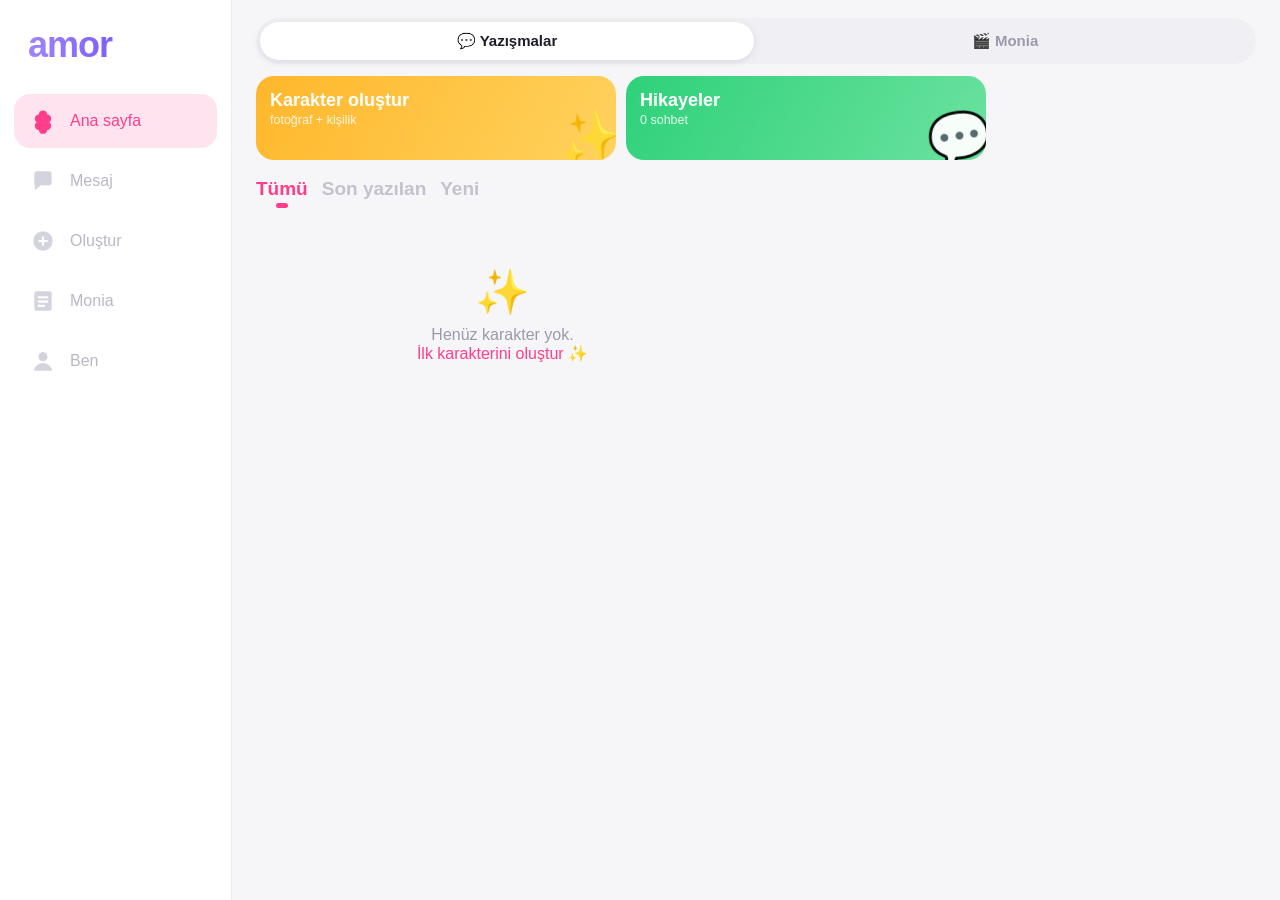
<file: index.html>
<!doctype html>
<html lang="tr">
<head>
  <meta charset="utf-8">
  <meta name="viewport" content="width=device-width, initial-scale=1, viewport-fit=cover">
  <script>
    // Telefonda arayüz %85 ölçekte (Amor'daki gibi): sayfa daha geniş çizilip ekrana sığdırılır.
    // Ölçek sabit: dokunurken / yazı kutusuna odaklanınca iOS yakınlaştırmasın.
    (function () {
      var UI_SCALE = 0.85, sw = Math.min(screen.width, screen.height);
      if (sw >= 600) return;
      var w = Math.round(sw / UI_SCALE), s = (sw / w).toFixed(4);
      document.querySelector('meta[name=viewport]').setAttribute('content',
        'width=' + w + ', initial-scale=' + s + ', minimum-scale=' + s + ', maximum-scale=' + s + ', user-scalable=no, viewport-fit=cover');
    })();
  </script>
  <meta name="theme-color" content="#7b5cff">
  <meta name="apple-mobile-web-app-capable" content="yes">
  <meta name="apple-mobile-web-app-status-bar-style" content="default">
  <meta name="description" content="Amor Stories - kendi karakterlerinle mesajlaşma şeklinde hikaye yaz.">
  <title>Amor Stories</title>
  <meta name="mobile-web-app-capable" content="yes">
  <meta name="apple-mobile-web-app-title" content="Amor Stories">
  <link rel="manifest" href="manifest.json">
  <link rel="icon" type="image/png" href="icons/icon-192.png">
  <link rel="apple-touch-icon" href="icons/apple-touch-icon.png">
  <link rel="preconnect" href="https://fonts.googleapis.com">
  <link rel="preconnect" href="https://fonts.gstatic.com" crossorigin>
  <link href="https://fonts.googleapis.com/css2?family=Nunito:wght@900&display=swap" rel="stylesheet">
  <link rel="stylesheet" href="css/style.css">
  <link rel="stylesheet" href="css/stories.css">
</head>
<body>
  <div class="app" id="app">
    <div class="splash" id="splash">
      <div class="logo">amor</div>
      <div class="splash-sub">kendi hikayeni yaz</div>
    </div>

    <main id="view"></main>

    <nav class="nav" id="nav">
      <a class="nav-brand" href="#/home" aria-label="Amor Stories">am<span>o</span>r</a>
      <a href="#/home" data-tab="home">
        <svg viewBox="0 0 24 24"><path d="M12 3c2.2 0 3.6 1.6 3.6 3.4 1.8 0 3.4 1.4 3.4 3.6 0 1.4-.8 2.4-1.7 3 .9.6 1.7 1.6 1.7 3 0 2.2-1.6 3.6-3.4 3.6 0 1.8-1.4 3.4-3.6 3.4s-3.6-1.6-3.6-3.4C6.6 19.6 5 18.2 5 16c0-1.4.8-2.4 1.7-3C5.8 12.4 5 11.4 5 10c0-2.2 1.6-3.6 3.4-3.6C8.4 4.6 9.8 3 12 3z"/></svg>
        <span>Ana sayfa</span>
      </a>
      <a href="#/messages" data-tab="messages">
        <svg viewBox="0 0 24 24"><path d="M4 5.5A2.5 2.5 0 0 1 6.5 3h11A2.5 2.5 0 0 1 20 5.5v8a2.5 2.5 0 0 1-2.5 2.5H10l-4.2 3.6c-.5.4-1.3.1-1.3-.6V16A2.5 2.5 0 0 1 4 13.5z"/></svg>
        <span>Mesaj</span>
      </a>
      <a href="#/create" data-tab="create">
        <svg viewBox="0 0 24 24"><path d="M12 3a9 9 0 1 1 0 18 9 9 0 0 1 0-18zm0 4.5c-.6 0-1 .4-1 1V11H8.5a1 1 0 0 0 0 2H11v2.5a1 1 0 0 0 2 0V13h2.5a1 1 0 0 0 0-2H13V8.5c0-.6-.4-1-1-1z"/></svg>
        <span>Oluştur</span>
      </a>
      <a href="#/monia" data-tab="monia">
        <svg viewBox="0 0 24 24"><path fill-rule="evenodd" d="M6 3h12a2 2 0 0 1 2 2v14a2 2 0 0 1-2 2H6a2 2 0 0 1-2-2V5a2 2 0 0 1 2-2zm2 4.5a1 1 0 0 0 0 2h8a1 1 0 0 0 0-2zm0 4a1 1 0 0 0 0 2h8a1 1 0 0 0 0-2zm0 4a1 1 0 0 0 0 2h5a1 1 0 0 0 0-2z"/></svg>
        <span>Monia</span>
      </a>
      <a href="#/me" data-tab="me">
        <svg viewBox="0 0 24 24"><circle cx="12" cy="8" r="4.2"/><path d="M3.8 20.2c.9-4 4.2-6.2 8.2-6.2s7.3 2.2 8.2 6.2c.1.5-.3.8-.8.8H4.6c-.5 0-.9-.3-.8-.8z"/></svg>
        <span>Ben</span>
      </a>
    </nav>

    <div class="toasts" id="toasts"></div>
  </div>

  <script src="js/store.js"></script>
  <script src="js/data/traits.js"></script>
  <script src="js/data/amor-pools.js"></script>
  <script src="js/data/pools.js"></script>
  <script src="js/data/photos.js"></script>
  <script src="js/data/mod-photos.js"></script>
  <script src="js/data/mods.js"></script>
  <script src="js/data/themes.js"></script>
  <script src="js/data/places.js"></script>
  <script src="js/data/monia.js"></script>
  <script src="js/data/effects.js"></script>
  <script src="js/data/emojis.js"></script>
  <script src="js/data/bot-rules.js"></script>
  <script src="js/bot.js"></script>
  <script src="js/gallery.js"></script>
  <script src="js/data/system.js"></script>
  <script src="js/app.js"></script>
</body>
</html>
</file>
<file: css/style.css>
/* ==========================================================
   Amor - mobil öncelikli arayüz
   ========================================================== */
:root {
  --pink: #ff3d8b;
  --pink-soft: #ffe4ef;
  --purple: #7b5cff;
  --purple-2: #a66bff;
  --purple-soft: #efeaff;
  --green: #2fd6a0;
  --teal: #19c3b0;
  --bg: #f6f6f8;
  --card: #ffffff;
  --text: #1d1d28;
  --muted: #9a9aab;
  --line: #ececf2;
  --chip: #f0f0f4;
  --radius: 18px;
  --nav-h: 64px;
  --safe-b: env(safe-area-inset-bottom, 0px);
  --safe-t: env(safe-area-inset-top, 0px);
  --chat-bg: linear-gradient(180deg, #3b1d63 0%, #241444 45%, #160d2c 100%);
  --side: 0px;       /* sol menü genişliği (telefonda yok) */
  --content: 1160px; /* geniş sayfalarda içerik genişliği */
  --narrow: 760px;   /* okuma sayfalarında içerik genişliği */
}

* { box-sizing: border-box; -webkit-tap-highlight-color: transparent; }
html, body { margin: 0; padding: 0; touch-action: manipulation; }
body {
  font-family: -apple-system, BlinkMacSystemFont, 'SF Pro Text', 'PingFang SC', 'Segoe UI', Roboto, 'Helvetica Neue', Arial, sans-serif;
  background: var(--bg);
  color: var(--text);
  -webkit-font-smoothing: antialiased;
  overscroll-behavior-y: none;
}
button, input, textarea { font: inherit; color: inherit; }
button { cursor: pointer; border: 0; background: none; padding: 0; }
a { color: inherit; text-decoration: none; }
[hidden] { display: none !important; }

.app {
  position: relative;
  min-height: 100vh;
  min-height: 100dvh;
  padding-left: var(--side);
  background: var(--bg);
  overflow-x: hidden;
  overflow-x: clip; /* hidden yapışkan (sticky) üst kısmı bozar; destekleyen tarayıcıda clip */
}
#view { padding-bottom: calc(var(--nav-h) + var(--safe-b) + 12px); }
.no-nav #view { padding-bottom: 0; }

/* ---------- Açılış ---------- */
.splash {
  position: fixed; inset: 0; z-index: 100;
  display: flex; flex-direction: column; align-items: center; justify-content: center;
  background: #fff;
  transition: opacity .5s ease, visibility .5s;
}
.splash.hide { opacity: 0; visibility: hidden; }
.logo {
  font-family: 'Nunito', sans-serif; font-size: 64px; font-weight: 900; letter-spacing: -2px;
  background: linear-gradient(90deg, #a78bfa, #7b5cff 50%, #c86bff);
  -webkit-background-clip: text; background-clip: text; color: transparent;
  animation: pop .7s cubic-bezier(.2, 1.4, .4, 1);
}
.splash-sub { margin-top: 4px; color: var(--muted); font-weight: 500; font-size: 14px; }
@keyframes pop { from { transform: scale(.6); opacity: 0; } to { transform: scale(1); opacity: 1; } }

/* ---------- Alt menü ---------- */
.nav {
  position: fixed; bottom: 0; left: 0; right: 0; z-index: 20;
  height: calc(var(--nav-h) + var(--safe-b)); padding-bottom: var(--safe-b);
  display: flex; background: rgba(255, 255, 255, .96);
  backdrop-filter: blur(12px); -webkit-backdrop-filter: blur(12px);
  border-top: 1px solid var(--line);
}
.no-nav .nav { display: none; }
.nav .nav-brand { display: none; }
.nav a {
  position: relative; flex: 1;
  display: flex; flex-direction: column; align-items: center; justify-content: center; gap: 2px;
  font-size: 12px; font-weight: 500; color: #b9b9c6;
}
.nav svg { width: 28px; height: 28px; fill: #d4d4de; transition: transform .2s; }
.nav a.active { color: var(--pink); }
.nav a.active svg { fill: var(--pink); transform: scale(1.08); }
.badge-count {
  position: absolute; top: 6px; left: calc(50% + 6px);
  min-width: 20px; height: 20px; padding: 0 6px; border-radius: 10px;
  background: #ff2d55; color: #fff; font-size: 11px; font-weight: 600;
  display: flex; align-items: center; justify-content: center; border: 2px solid #fff;
}

/* ---------- Ortak parçalar ---------- */
.page-pad { padding: calc(14px + var(--safe-t)) 16px 0; }
.h-title { font-size: 26px; font-weight: 700; margin: 6px 0 12px; }

.ava {
  position: relative; flex: none; border-radius: 50%;
  display: flex; align-items: center; justify-content: center;
  color: #fff; font-weight: 700; text-shadow: 0 2px 6px rgba(0, 0, 0, .18);
  overflow: visible;
}
.ava img { width: 100%; height: 100%; border-radius: 50%; object-fit: cover; }
.ava .deco { position: absolute; right: -2px; top: -4px; font-size: .32em; text-shadow: none; }
.ava .dot {
  position: absolute; right: 4%; bottom: 4%; width: 22%; height: 22%; min-width: 10px; min-height: 10px;
  border-radius: 50%; background: var(--green); border: 2.5px solid #fff;
}
.ava .dot.off { background: #c7c7d1; }

.chips { display: flex; flex-wrap: wrap; gap: 6px; }
.chip {
  display: inline-flex; align-items: center; gap: 3px;
  padding: 2px 9px; border-radius: 999px;
  background: var(--chip); color: #8a8a99; font-size: 12px; font-weight: 500; white-space: nowrap;
}
.chip.sex { background: var(--pink); color: #fff; }
.chip.loc { background: var(--teal); color: #fff; }
.chip.zod { background: linear-gradient(90deg, #c86bff, #ff5fb0); color: #fff; }
.chip.lv { background: linear-gradient(90deg, #ff6fa8, #ff3d8b); color: #fff; }
.chip.mood { color: #fff; }
.verified { font-size: 15px; margin-left: 4px; }

.tabs {
  display: flex; align-items: center; gap: 20px;
  overflow-x: auto; scrollbar-width: none; padding: 4px 0 10px;
}
.tabs::-webkit-scrollbar { display: none; }
.tabs button {
  position: relative; font-size: 19px; font-weight: 600; color: #c3c3cf; white-space: nowrap; padding-bottom: 8px;
}
.tabs button.active { color: var(--pink); }
.tabs button.active::after {
  content: ''; position: absolute; left: 50%; bottom: 0; transform: translateX(-50%);
  width: 12px; height: 5px; border-radius: 3px; background: var(--pink);
}
.tabs.dark button.active { color: var(--text); }
.tabs.dark button.active::after { width: 22px; background: var(--text); }

.empty { text-align: center; color: var(--muted); padding: 48px 20px; font-weight: 400; }
.empty .big { font-size: 44px; display: block; margin-bottom: 8px; }

.btn {
  display: inline-flex; align-items: center; justify-content: center; gap: 8px;
  height: 48px; padding: 0 22px; border-radius: 999px;
  font-weight: 600; font-size: 16px;
  transition: transform .12s, opacity .12s;
}
.btn:active { transform: scale(.97); }
.btn.primary { background: var(--purple); color: #fff; }
.btn.pink { background: var(--pink); color: #fff; }
.btn.ghost { background: var(--chip); color: var(--text); }
.btn.block { width: 100%; }
.btn.sm { height: 36px; padding: 0 16px; font-size: 14px; }

.card { background: var(--card); border-radius: var(--radius); padding: 16px; }

/* ---------- Ana sayfa ---------- */
.banners { display: grid; grid-template-columns: 1fr 1fr; gap: 10px; margin-bottom: 14px; }
.banner {
  position: relative; overflow: hidden; border-radius: 18px; padding: 14px 14px 16px; min-height: 84px;
  color: #fff; text-align: left;
}
.banner b { display: block; font-size: 18px; font-weight: 700; line-height: 1.15; }
.banner small { display: block; opacity: .85; font-weight: 500; margin-top: 2px; font-size: 12.5px; }
.banner .art { position: absolute; right: -6px; bottom: -10px; font-size: 52px; opacity: .95; transform: rotate(-8deg); }
.banner.gold { background: linear-gradient(120deg, #ffb72b, #ffd25e); }
.banner.green { background: linear-gradient(120deg, #2fd17a, #6be29f); }

.list { display: flex; flex-direction: column; }
.row {
  display: flex; align-items: center; gap: 14px; padding: 12px 0; text-align: left; width: 100%;
}
.row .info { flex: 1; min-width: 0; }
.row .name { font-size: 19px; font-weight: 600; display: flex; align-items: center; gap: 2px; }
.row .bio {
  margin-top: 6px; color: #8b8b99; font-size: 15px; line-height: 1.3;
  display: -webkit-box; -webkit-line-clamp: 2; -webkit-box-orient: vertical; overflow: hidden;
}
.row .chips { margin-top: 5px; }
.hi-btn {
  flex: none; width: 64px; height: 44px; border-radius: 22px;
  display: flex; align-items: center; justify-content: center;
  font-weight: 700; font-style: italic; font-size: 20px;
}
.hi-btn.hi { background: var(--pink-soft); color: var(--pink); }
.hi-btn.msg { background: var(--purple-soft); color: var(--purple); }
.hi-btn svg { width: 26px; height: 26px; fill: var(--purple); }

/* ---------- Mesajlar ---------- */
.msg-row { display: flex; align-items: center; gap: 12px; padding: 12px 16px; width: 100%; text-align: left; }
.msg-row:active { background: #f0eef6; }
.msg-row .info { flex: 1; min-width: 0; }
.msg-row .top { display: flex; justify-content: space-between; align-items: baseline; gap: 8px; }
.msg-row .name { font-size: 18px; font-weight: 600; }
.msg-row .time { color: var(--muted); font-size: 13px; font-weight: 400; flex: none; }
.msg-row .last { color: #8b8b99; font-size: 15px; margin-top: 3px; white-space: nowrap; overflow: hidden; text-overflow: ellipsis; }
.msg-row .last.typing { color: var(--purple); font-weight: 500; }
.msg-row .bottom { display: flex; justify-content: space-between; align-items: center; gap: 8px; }
.ava .unread {
  position: absolute; top: -2px; right: -2px; min-width: 22px; height: 22px; padding: 0 6px; border-radius: 11px;
  background: #ff2d55; color: #fff; font-size: 12px; font-weight: 600;
  display: flex; align-items: center; justify-content: center; border: 2px solid #fff; text-shadow: none;
}
.notice {
  margin: 4px 0 6px; padding: 12px 16px; background: #ffe9f0; color: var(--pink); font-weight: 500; font-size: 14px;
}

/* ---------- Profil ---------- */
.cover { position: relative; height: 340px; overflow: hidden; }
.cover img { width: 100%; height: 100%; object-fit: cover; object-position: center 25%; display: block; cursor: zoom-in; }
.cover .cover-bg { display: none; }
.cover::after { content: ''; position: absolute; inset: 0; pointer-events: none; background: linear-gradient(180deg, rgba(0,0,0,.25), rgba(0,0,0,0) 30%, rgba(246,246,248,0) 65%, var(--bg) 100%); }
.round-btn {
  position: absolute; top: calc(14px + var(--safe-t)); z-index: 3;
  width: 44px; height: 44px; border-radius: 50%;
  background: rgba(0, 0, 0, .25); display: flex; align-items: center; justify-content: center;
  backdrop-filter: blur(6px); -webkit-backdrop-filter: blur(6px);
}
.round-btn svg { width: 22px; height: 22px; stroke: #fff; fill: none; stroke-width: 2.4; stroke-linecap: round; stroke-linejoin: round; }
.round-btn.left { left: 16px; }
.round-btn.right { right: 16px; }

.pcard {
  position: relative; margin: -110px 16px 0; z-index: 2;
  background: rgba(255, 255, 255, .92); backdrop-filter: blur(10px); -webkit-backdrop-filter: blur(10px);
  border-radius: 20px; padding: 64px 18px 16px;
}
.pcard .ava { position: absolute; top: -48px; left: 18px; border: 4px solid #fff; box-shadow: 0 6px 20px rgba(0,0,0,.12); }
.pcard .pname { display: flex; align-items: center; gap: 8px; flex-wrap: wrap; font-size: 24px; font-weight: 700; }
.online-pill { font-size: 13px; font-weight: 600; color: #19b884; background: #e2fbf1; border-radius: 999px; padding: 3px 10px; }
.online-pill.off { color: #8a8a99; background: var(--chip); }
.pcard .pbio { color: var(--muted); font-weight: 400; margin: 4px 0 10px; }
.stats { display: flex; margin-top: 14px; }
.stats div { flex: 1; position: relative; }
.stats div + div::before { content: ''; position: absolute; left: -10px; top: 12px; height: 16px; width: 1px; background: #ddd; }
.stats b { display: block; font-size: 20px; font-weight: 700; }
.stats span { color: var(--muted); font-size: 13px; font-weight: 400; }

.mood-strip {
  margin: 12px 16px 0; display: flex; align-items: center; gap: 12px;
  background: #fff; border-radius: 18px; padding: 12px 14px; width: calc(100% - 32px); text-align: left;
}
.mood-strip .em { font-size: 30px; }
.mood-strip .txt { flex: 1; }
.mood-strip b { display: block; font-weight: 700; }
.mood-strip small { color: var(--muted); font-weight: 400; }

.sheet-body { margin-top: 12px; background: #fff; border-radius: 22px 22px 0 0; padding: 18px 16px 120px; min-height: 50vh; }
.sec-title { font-weight: 700; font-size: 18px; margin: 16px 0 10px; }
.verify { display: grid; grid-template-columns: 1fr 1fr; gap: 8px; }
.verify div { border-radius: 12px; padding: 12px; font-weight: 600; font-size: 13.5px; display: flex; gap: 6px; align-items: center; }
.verify .v1 { background: #fff0fa; color: #e04fc9; }
.verify .v2 { background: #e9fbef; color: #21b35d; }
.info-row { display: flex; align-items: center; gap: 10px; padding: 7px 0; font-size: 16px; }
.info-row span { color: var(--muted); font-weight: 400; min-width: 92px; }
.info-row b { font-weight: 500; }
.trait { margin: 8px 0; }
.trait .t-top { display: flex; justify-content: space-between; font-size: 14px; font-weight: 500; color: #6c6c7c; }
.bar { height: 8px; border-radius: 4px; background: var(--chip); overflow: hidden; margin-top: 4px; }
.bar i { display: block; height: 100%; border-radius: 4px; background: linear-gradient(90deg, var(--purple-2), var(--pink)); }

.album { display: grid; grid-template-columns: repeat(3, 1fr); gap: 6px; }
.album div { aspect-ratio: 3 / 4; border-radius: 12px; overflow: hidden; }
.album img, .p-img img { width: 100%; height: 100%; object-fit: cover; display: block; cursor: zoom-in; }
.post { padding: 12px 0; border-bottom: 1px solid var(--line); }
.post .p-head { display: flex; gap: 10px; align-items: center; }
.post .p-head b { display: block; font-weight: 600; }
.post .p-head small { color: var(--muted); font-weight: 400; }
.post p { margin: 10px 0; font-size: 15.5px; line-height: 1.4; }
.post .p-img { aspect-ratio: 4 / 5; width: 62%; border-radius: 14px; overflow: hidden; }
.chip.arch { background: linear-gradient(90deg, #7b5cff, #a66bff); color: #fff; }

/* ---------- Fotoğraf görüntüleyici ---------- */
.lightbox {
  position: fixed; inset: 0; z-index: 80; background: rgba(10, 6, 20, .94);
  display: flex; align-items: center; justify-content: center; animation: toastIn .2s ease-out;
}
.lightbox img { max-width: 100%; max-height: 100%; object-fit: contain; }
.lb-close, .lb-nav {
  position: absolute; width: 44px; height: 44px; border-radius: 50%;
  background: rgba(255, 255, 255, .14); color: #fff; font-size: 22px; font-weight: 600;
  display: flex; align-items: center; justify-content: center;
}
.lb-close { top: calc(14px + var(--safe-t)); right: 14px; }
.lb-nav { top: 50%; transform: translateY(-50%); font-size: 30px; }
.lb-nav.prev { left: 10px; }
.lb-nav.next { right: 10px; }
.lb-count { position: absolute; bottom: calc(18px + var(--safe-b)); left: 50%; transform: translateX(-50%); color: #fff; font-weight: 600; font-size: 14px; opacity: .8; }

/* ---------- Karakter oluştur ---------- */
.create { padding-bottom: 8px; }
.dice-all { background: var(--purple-soft); color: var(--purple); font-size: 14px; padding: 6px 12px; }
.dice-btn { width: 36px; height: 36px; border-radius: 50%; background: var(--chip); font-size: 18px; }
.sets { display: flex; gap: 10px; overflow-x: auto; padding: 12px 2px 4px; scrollbar-width: none; scroll-snap-type: x proximity; }
.sets::-webkit-scrollbar { display: none; }
.set { flex: none; width: 78px; text-align: center; scroll-snap-align: center; }
.set img {
  width: 78px; height: 104px; object-fit: cover; border-radius: 14px; display: block;
  border: 3px solid transparent; transition: transform .15s, border-color .15s;
}
.set span { display: block; font-size: 11px; font-weight: 600; color: var(--muted); margin-top: 4px; }
.set.used img { opacity: .45; }
.set.on img { border-color: var(--purple); transform: scale(1.04); opacity: 1; }
.set.on span { color: var(--purple); }
.presets button.on { background: var(--purple); color: #fff; }
.preview { margin: 0 16px; background: #fff; border-radius: 20px; overflow: hidden; }
.pv-photo { position: relative; aspect-ratio: 4 / 5; max-height: 460px; width: 100%; background: var(--chip); }
.pv-photo img { width: 100%; height: 100%; object-fit: cover; display: block; }
.pv-over { position: absolute; left: 0; right: 0; bottom: 0; padding: 40px 16px 14px; background: linear-gradient(180deg, rgba(0,0,0,0), rgba(0,0,0,.65)); color: #fff; }
.pv-over b { display: block; font-size: 26px; font-weight: 700; margin-bottom: 6px; }
.pv-over .chip:not(.sex):not(.loc):not(.zod) { background: rgba(255,255,255,.25); color: #fff; }
.pv-body { padding: 12px 16px 16px; }
.pv-bio { margin: 8px 0 10px; color: #55556a; font-weight: 500; font-style: italic; }
.pv-sample { margin-top: 12px; background: #2c2442; color: #fff; border-radius: 16px; border-top-left-radius: 6px; padding: 10px 14px; font-weight: 500; font-size: 14.5px; }
.pv-sample small { display: block; color: #b9a8e6; font-size: 11px; font-weight: 600; margin-bottom: 2px; }

.hcard .thumbs { display: flex; gap: 6px; margin-top: 8px; }
.hcard .thumbs img { width: 40px; height: 52px; object-fit: cover; border-radius: 8px; cursor: zoom-in; }

.cta-bar {
  position: fixed; left: var(--side); right: 0; bottom: 0; z-index: 10;
  display: flex; gap: 12px;
  padding: 12px max(16px, calc((100vw - var(--side) - 860px) / 2)) calc(12px + var(--safe-b));
  background: linear-gradient(180deg, rgba(255,255,255,0), #fff 35%);
}
.cta-bar .follow { width: 56px; height: 56px; border-radius: 50%; background: var(--chip); font-size: 22px; flex: none; }
.cta-bar .follow.on { background: var(--pink-soft); }
.cta-bar .btn { flex: 1; height: 56px; font-size: 18px; }

/* ---------- Sohbet ---------- */
.chat {
  height: 100vh; height: 100dvh; display: flex; flex-direction: column;
  background: var(--chat-bg); color: #fff;
}
.chat-head {
  flex: none; display: flex; align-items: center; justify-content: space-between;
  padding: calc(10px + var(--safe-t)) 10px 6px;
}
.icon-btn { width: 44px; height: 44px; display: flex; align-items: center; justify-content: center; border-radius: 50%; }
.icon-btn svg { width: 24px; height: 24px; stroke: currentColor; fill: none; stroke-width: 2.2; stroke-linecap: round; stroke-linejoin: round; }
.couple { display: flex; align-items: center; gap: 0; }
.couple .heart {
  position: relative; margin: 0 -4px; z-index: 1; font-size: 30px; line-height: 1;
  display: flex; flex-direction: column; align-items: center;
  filter: drop-shadow(0 0 8px rgba(255, 80, 160, .6));
}
.couple .heart small { font-size: 11px; font-weight: 700; color: #ff8cc0; margin-top: -2px; }
.couple .ava { border: 2px solid #fff; }

.hcard {
  flex: none; margin: 4px 14px 6px; padding: 12px; border-radius: 18px;
  background: rgba(255, 255, 255, .06); border: 1px solid rgba(255, 255, 255, .12);
  display: flex; gap: 12px; align-items: center;
}
.hcard .info { flex: 1; min-width: 0; }
.hcard .nm { font-size: 18px; font-weight: 700; color: #ff5b7f; letter-spacing: 1px; }
.hcard .meta { font-size: 12.5px; color: #cfc6e6; font-weight: 400; white-space: nowrap; overflow: hidden; text-overflow: ellipsis; }
.hcard .lvbar { margin-top: 6px; display: flex; align-items: center; gap: 8px; font-size: 11.5px; font-weight: 600; color: #ffb3d1; }
.hcard .lvbar .bar { flex: 1; background: rgba(255, 255, 255, .12); margin: 0; height: 6px; }
.hcard .mood-btn {
  flex: none; display: flex; flex-direction: column; align-items: center; gap: 2px;
  font-size: 26px; padding: 6px 8px; border-radius: 14px; background: rgba(255, 255, 255, .08);
}
.hcard .mood-btn small { font-size: 10.5px; font-weight: 600; color: #e6dcff; max-width: 70px; text-align: center; line-height: 1.1; }

.msgs { flex: 1; overflow-y: auto; padding: 8px 14px 12px; -webkit-overflow-scrolling: touch; overscroll-behavior: contain; }
.stamp { text-align: center; color: #a99bc9; font-size: 13px; font-weight: 500; margin: 14px 0 8px; }
.sys { text-align: center; color: #c9bde6; font-size: 12.5px; font-weight: 400; background: rgba(255,255,255,.07); border-radius: 12px; padding: 8px 12px; margin: 10px auto; max-width: 90%; }
.msg { display: flex; align-items: flex-end; gap: 8px; margin: 14px 0; animation: msgIn .22s ease-out; }
.msg.her.cont, .msg.me + .msg.me { margin-top: 6px; }
.msg.me { justify-content: flex-end; }
.msg .bubble {
  max-width: 74%; padding: 11px 15px; border-radius: 20px; font-size: 16px; font-weight: 500; line-height: 1.35;
  word-wrap: break-word; overflow-wrap: anywhere; white-space: pre-wrap;
}
.msg.her .bubble { background: #2c2442; border-top-left-radius: 6px; }
.msg.me .bubble { background: var(--pink); border-top-right-radius: 6px; }
.msg.her.cont .ava { visibility: hidden; }
.msg .seen { width: 20px; height: 20px; border-radius: 50%; background: var(--green); display: flex; align-items: center; justify-content: center; flex: none; }
.msg .seen svg { width: 12px; height: 12px; stroke: #fff; fill: none; stroke-width: 3.2; }
.msg .seen.wait { background: #5a4b7c; }
@keyframes msgIn { from { opacity: 0; transform: translateY(6px) scale(.98); } to { opacity: 1; transform: none; } }

.typing-dots { display: inline-flex; gap: 4px; padding: 4px 2px; }
.typing-dots i { width: 7px; height: 7px; border-radius: 50%; background: #b9a8e6; animation: blink 1.2s infinite; }
.typing-dots i:nth-child(2) { animation-delay: .2s; }
.typing-dots i:nth-child(3) { animation-delay: .4s; }
@keyframes blink { 0%, 60%, 100% { opacity: .3; transform: translateY(0); } 30% { opacity: 1; transform: translateY(-3px); } }

.quick { flex: none; display: flex; gap: 8px; overflow-x: auto; padding: 8px 14px; scrollbar-width: none; }
.quick::-webkit-scrollbar { display: none; }
.quick button {
  flex: none; display: flex; align-items: center; gap: 6px;
  padding: 8px 14px; border-radius: 999px; background: rgba(255, 255, 255, .1); color: #fff;
  font-weight: 500; font-size: 14px; white-space: nowrap;
}
.quick button::before { content: '💬'; font-size: 13px; }

.composer {
  flex: none; display: flex; align-items: center; gap: 10px;
  padding: 10px 12px calc(10px + var(--safe-b)); background: #f4f3f9;
}
.composer input {
  flex: 1; min-width: 0; height: 48px; border-radius: 24px; border: 0; outline: none;
  background: #fff; color: var(--text); padding: 0 18px; font-size: 16px; font-weight: 400;
}
.composer input::placeholder { color: #b5b5c3; }
.send-btn {
  flex: none; width: 48px; height: 48px; border-radius: 50%; background: var(--purple);
  display: flex; align-items: center; justify-content: center;
}
.send-btn svg { width: 22px; height: 22px; fill: #fff; }
.send-btn:disabled { opacity: .5; }
.composer:has(+ .chat-tools) { padding-bottom: 4px; }
.chat-tools {
  flex: none; display: flex; justify-content: space-around;
  padding: 2px 8px calc(8px + var(--safe-b)); background: #f4f3f9; color: #6b6b7e;
}
.chat-tools button { display: flex; flex-direction: column; align-items: center; gap: 1px; font-size: 11px; font-weight: 600; padding: 4px 6px; border-radius: 12px; }
.chat-tools button span { font-size: 24px; line-height: 1.1; }
.chat-tools button:active { background: #e8e6f2; }

.menu {
  position: absolute; right: 12px; top: calc(56px + var(--safe-t)); z-index: 30;
  background: #fff; color: var(--text); border-radius: 14px; overflow: hidden;
  box-shadow: 0 10px 40px rgba(0, 0, 0, .3); min-width: 200px;
}
.menu button { display: block; width: 100%; text-align: left; padding: 14px 16px; font-weight: 500; }
.menu button + button { border-top: 1px solid var(--line); }
.menu button.danger { color: #ff2d55; }

/* ---------- Ruh hali ---------- */
.mood-card {
  display: flex; align-items: center; gap: 12px; padding: 12px; margin-bottom: 10px;
  background: #fff; border-radius: 18px; width: 100%; text-align: left;
}
.mood-card .info { flex: 1; min-width: 0; }
.mood-card .name { font-weight: 700; font-size: 17px; }
.mini-bars { display: grid; grid-template-columns: 1fr 1fr; gap: 4px 10px; margin-top: 6px; }
.mini-bars label { font-size: 11px; font-weight: 500; color: var(--muted); }
.mini-bars .bar { height: 5px; margin-top: 2px; }
.mood-card .face { font-size: 30px; text-align: center; }
.mood-card .face small { display: block; font-size: 11px; font-weight: 600; color: var(--muted); }

.editor-head {
  display: flex; align-items: center; gap: 10px; padding: calc(10px + var(--safe-t)) 10px 4px;
}
.editor-head .icon-btn { color: var(--text); }
.editor-head h1 { font-size: 20px; font-weight: 700; margin: 0; flex: 1; }

.pad-wrap { padding: 0 16px; }
.pad {
  position: relative; width: 100%; aspect-ratio: 1 / 1; max-height: 70vh; margin: 0 auto;
  border-radius: 22px; overflow: hidden; touch-action: none; user-select: none;
  background:
    linear-gradient(90deg, rgba(91,141,239,.0), rgba(255,255,255,0)),
    conic-gradient(from 0deg at 50% 50%, #ffe6c7 0 90deg, #d8f6e8 90deg 180deg, #dfe6fb 180deg 270deg, #ffd9d9 270deg 360deg);
  box-shadow: inset 0 0 0 1px rgba(0,0,0,.04);
}
.pad::before, .pad::after { content: ''; position: absolute; background: rgba(0, 0, 0, .08); }
.pad::before { left: 50%; top: 0; bottom: 0; width: 1px; }
.pad::after { top: 50%; left: 0; right: 0; height: 1px; }
.pad .q { position: absolute; font-size: 13px; font-weight: 600; color: rgba(0,0,0,.45); display: flex; align-items: center; gap: 4px; }
.pad .q.tl { left: 12px; top: 12px; }
.pad .q.tr { right: 12px; top: 12px; }
.pad .q.bl { left: 12px; bottom: 12px; }
.pad .q.br { right: 12px; bottom: 12px; }
.pad .axis { position: absolute; font-size: 10.5px; font-weight: 600; color: rgba(0,0,0,.35); letter-spacing: .5px; }
.pad .axis.x { right: 10px; top: calc(50% + 4px); }
.pad .axis.y { left: calc(50% + 6px); top: 34px; }
.pad .knob, .pad .ghost {
  position: absolute; width: 34px; height: 34px; margin: -17px 0 0 -17px; border-radius: 50%;
  display: flex; align-items: center; justify-content: center; font-size: 20px; pointer-events: none;
}
.pad .knob { background: #fff; box-shadow: 0 4px 16px rgba(60, 30, 120, .35); z-index: 2; transition: transform .1s; }
.pad.drag .knob { transform: scale(1.15); }
.pad .ghost { border: 2px dashed rgba(0, 0, 0, .3); width: 22px; height: 22px; margin: -11px 0 0 -11px; }

.ctrl { background: #fff; border-radius: 18px; padding: 14px 16px; margin: 12px 16px 0; }
.ctrl .row2 { display: flex; justify-content: space-between; align-items: center; font-weight: 600; }
.ctrl .row2 small { color: var(--muted); font-weight: 500; }
.ctrl input[type=range] { width: 100%; margin: 10px 0 4px; accent-color: var(--purple); height: 28px; }
.ctrl input[type=text] {
  width: 100%; height: 44px; border-radius: 12px; border: 1px solid var(--line); padding: 0 14px; outline: none; margin-top: 8px; font-weight: 400;
}
.ctrl input[type=text]:focus { border-color: var(--purple); }
.presets { display: flex; flex-wrap: wrap; gap: 8px; margin-top: 10px; }
.presets button { padding: 8px 12px; border-radius: 999px; background: var(--chip); font-weight: 600; font-size: 13.5px; }
.switch { position: relative; width: 50px; height: 30px; flex: none; }
.switch input { opacity: 0; width: 0; height: 0; }
.switch span { position: absolute; inset: 0; border-radius: 15px; background: #ddd; transition: .2s; }
.switch span::after { content: ''; position: absolute; left: 3px; top: 3px; width: 24px; height: 24px; border-radius: 50%; background: #fff; transition: .2s; box-shadow: 0 1px 4px rgba(0,0,0,.2); }
.switch input:checked + span { background: var(--purple); }
.switch input:checked + span::after { transform: translateX(20px); }
.live-label { display: flex; align-items: center; gap: 10px; margin: 12px 16px 0; padding: 12px 16px; border-radius: 18px; color: #fff; font-weight: 700; font-size: 17px; }
.live-label .em { font-size: 28px; }
.live-label small { display: block; font-weight: 500; opacity: .9; font-size: 12.5px; }
.actions { display: flex; gap: 10px; margin: 14px 16px 0; }
.actions .btn { flex: 1; }
.log { margin: 12px 16px 24px; }
.log-item { display: flex; gap: 10px; align-items: center; padding: 10px 0; border-bottom: 1px solid var(--line); font-size: 14px; }
.log-item .em { font-size: 22px; }
.log-item .txt { flex: 1; }
.log-item small { color: var(--muted); font-weight: 400; display: block; }

/* ---------- Ben ---------- */
.me-head {
  padding: calc(24px + var(--safe-t)) 16px 70px;
  background: linear-gradient(160deg, #b98cff, #7b5cff 55%, #ff6fb1);
  color: #fff;
}
.me-head .row-me { display: flex; align-items: center; gap: 14px; }
.me-head .nm { font-size: 24px; font-weight: 700; }
.me-head small { opacity: .9; font-weight: 500; }
.me-card { margin: -50px 16px 0; position: relative; }
.field { margin-top: 12px; }
.field label { display: block; font-size: 13px; font-weight: 600; color: var(--muted); margin-bottom: 6px; }
.field input { width: 100%; height: 46px; border-radius: 12px; border: 1px solid var(--line); padding: 0 14px; outline: none; font-weight: 500; background: #fafafc; }
.field input:focus { border-color: var(--purple); background: #fff; }
.about { color: #6c6c7c; font-size: 14.5px; line-height: 1.55; }
.about code { background: var(--chip); padding: 1px 6px; border-radius: 6px; font-size: 13px; }

/* ---------- Bildirim ---------- */
.toasts {
  position: fixed; top: calc(10px + var(--safe-t)); left: 50%; transform: translateX(-50%);
  width: calc(100% - 24px); max-width: 456px; z-index: 60; display: flex; flex-direction: column; gap: 8px; pointer-events: none;
}
.toast {
  pointer-events: auto; display: flex; align-items: center; gap: 10px;
  background: rgba(255, 255, 255, .97); border-radius: 18px; padding: 10px 12px;
  box-shadow: 0 10px 30px rgba(40, 20, 90, .22); animation: toastIn .3s ease-out; text-align: left; width: 100%;
}
.toast b { display: block; font-weight: 700; }
.toast span { color: #6c6c7c; font-size: 14px; font-weight: 400; display: block; white-space: nowrap; overflow: hidden; text-overflow: ellipsis; }
.toast .info { flex: 1; min-width: 0; }
.toast.out { opacity: 0; transform: translateY(-10px); transition: .3s; }
@keyframes toastIn { from { opacity: 0; transform: translateY(-14px); } to { opacity: 1; transform: none; } }

/* ==========================================================
   Ekonomi: coin, yükleme, ödüller, mağaza, VIP, oyun, hediye
   ========================================================== */
.coin, .big-coin {
  display: inline-flex; align-items: center; justify-content: center; flex: none;
  width: 18px; height: 18px; border-radius: 50%; font-size: 10px; line-height: 1; color: #fff;
  background: radial-gradient(circle at 35% 30%, #ffe680, #f5b50a 60%, #d48806);
  box-shadow: inset 0 -2px 0 rgba(0,0,0,.12); vertical-align: -3px;
}
.big-coin { width: 46px; height: 46px; font-size: 22px; }
.big-coin.sm { width: 34px; height: 34px; font-size: 16px; }

.eco { min-height: 100vh; min-height: 100dvh; padding-bottom: calc(24px + var(--safe-b)); }
.eco-head {
  display: grid; grid-template-columns: 44px 1fr auto; align-items: center; gap: 6px;
  padding: calc(10px + var(--safe-t)) 10px 8px; color: #fff;
}
.eco-head h1 { margin: 0; text-align: center; font-size: 20px; font-weight: 700; }
.eco-head .head-link { font-weight: 600; font-size: 14px; padding: 0 6px; }
.eco-head.dark-text { color: var(--text); }
.eco-head > span:not(.coin-pill) { width: 44px; }
.light-page { background: var(--bg); }
.demo-note { margin: 14px 16px 0; font-size: 12.5px; color: var(--muted); font-weight: 400; line-height: 1.5; }

/* Yükleme */
.recharge { background: linear-gradient(180deg, #f4e9ff 0, #f4e9ff 240px, #fff 240px); }
.recharge .eco-head { color: var(--text); }
.balance-card {
  position: relative; margin: 6px 16px 0; padding: 18px; border-radius: 22px 22px 0 0; overflow: hidden;
  background: linear-gradient(120deg, #ffc94d, #ffb02e); color: #fff; min-height: 130px;
}
.balance-card small { font-weight: 500; opacity: .9; }
.balance-card b { display: block; font-size: 52px; font-weight: 700; margin-top: 8px; text-shadow: 0 2px 8px rgba(0,0,0,.08); }
.balance-card .where { position: absolute; right: 14px; top: 14px; background: rgba(255,255,255,.3); padding: 4px 12px; border-radius: 999px; font-weight: 600; font-size: 13px; }
.balance-card .big-coin { position: absolute; right: 20px; bottom: -8px; width: 110px; height: 110px; font-size: 56px; opacity: .35; }
.star-strip {
  display: flex; align-items: center; gap: 10px; margin: 0 16px; padding: 12px 14px;
  background: linear-gradient(90deg, #3d2410, #5a3214); color: #ffd98a; font-weight: 600; font-size: 14px;
  border-radius: 0 0 22px 22px;
}
.star-strip span:first-child { font-size: 26px; }
.star-strip span:last-child { margin-left: auto; font-size: 22px; }
.month-card { margin: 14px 16px 0; padding: 14px; border: 1.5px solid #ffd1e3; border-radius: 18px; background: #fff7fb; }
.month-card .row2 { display: flex; justify-content: space-between; font-weight: 600; margin-top: 6px; }
.month-card p { margin: 8px 0 0; font-size: 14px; color: #555; }
.month-card p b { color: var(--pink); }
.pinkbar { height: 10px; background: #fff; box-shadow: inset 0 0 0 1px #ffe0ec; }
.pinkbar i { background: var(--pink); }
.packs { display: grid; grid-template-columns: repeat(3, 1fr); gap: 10px; margin: 16px 16px 0; }
.pack {
  position: relative; display: flex; flex-direction: column; align-items: center; gap: 8px;
  padding: 16px 8px 10px; background: #f6f6f8; border-radius: 16px;
}
.pack:active { transform: scale(.97); }
.pack b { font-size: 20px; font-weight: 700; }
.pack .price { width: 100%; background: var(--pink); color: #fff; font-weight: 600; font-size: 13px; padding: 7px 4px; border-radius: 999px; }
.pack em { position: absolute; top: 6px; right: 6px; background: #ff9f1c; color: #fff; font-style: normal; font-size: 10.5px; font-weight: 600; padding: 1px 6px; border-radius: 6px; }
.hist { display: flex; justify-content: space-between; align-items: center; padding: 10px 0; border-bottom: 1px solid var(--line); }
.hist b { display: block; font-size: 14.5px; }
.hist small { color: var(--muted); font-weight: 400; }
.hist .plus { color: #16a34a; font-weight: 700; }
.hist .minus { color: #ef4444; font-weight: 700; }

/* Alt sayfa (sheet) */
.sheet-wrap { position: fixed; inset: 0; padding-left: var(--side); z-index: 70; background: rgba(0,0,0,0); transition: background .25s; display: flex; align-items: flex-end; justify-content: center; }
.sheet-wrap.open { background: rgba(0,0,0,.45); }
.sheet {
  width: 100%; max-width: 560px; max-height: 88vh; overflow-y: auto;
  border-radius: 24px 24px 0 0; padding: 10px 16px calc(16px + var(--safe-b));
  transform: translateY(100%); transition: transform .25s ease-out;
}
.sheet-wrap.open .sheet { transform: none; }
.sheet.light { background: #fff; }
.sheet h3 { margin: 6px 0 12px; text-align: center; font-weight: 700; }
.sheet-grip { width: 40px; height: 5px; border-radius: 3px; background: #ddd; margin: 0 auto 6px; }
.pay-coins { display: flex; flex-direction: column; align-items: center; gap: 6px; margin-bottom: 12px; }
.pay-coins b { font-size: 34px; font-weight: 700; }
.pay-coins small { color: var(--muted); font-weight: 500; }
.pay-row { display: flex; justify-content: space-between; padding: 10px 0; border-top: 1px solid var(--line); font-weight: 500; }
.pay-row s { color: var(--muted); font-weight: 400; margin-right: 4px; }
.sheet .btn { margin-top: 14px; }
.spinner { width: 18px; height: 18px; border-radius: 50%; border: 3px solid rgba(255,255,255,.4); border-top-color: #fff; animation: spin .8s linear infinite; }
@keyframes spin { to { transform: rotate(360deg); } }
.shake { animation: shake .35s; }
@keyframes shake { 25% { transform: translateX(-8px); } 75% { transform: translateX(8px); } }

/* Yükleme Yıldızı */
.star { background: linear-gradient(180deg, #8f1010 0%, #b3140f 40%, #c0291a 100%); color: #ffe7a3; }
.star-hero { position: relative; text-align: center; padding: 10px 0 0; }
.star-hero h2 {
  margin: 0; font-size: 46px; line-height: 1; font-weight: 700; letter-spacing: 1px;
  background: linear-gradient(180deg, #fff6c2, #ffcf3f 50%, #d48806); -webkit-background-clip: text; background-clip: text; color: transparent;
  filter: drop-shadow(0 4px 0 #6b1d00);
}
.star-hero .chest { display: block; font-size: 90px; margin-bottom: -12px; filter: drop-shadow(0 0 30px #ffd34a); }
.star-pill { margin: 18px auto 0; width: max-content; padding: 10px 40px; border-radius: 999px; background: linear-gradient(180deg, #ff8a1f, #d95f00); border: 3px solid #ffd34a; color: #fff6d6; font-weight: 700; }
.clock { display: flex; justify-content: center; align-items: flex-end; gap: 6px; margin: 16px 0 6px; font-weight: 700; font-size: 22px; }
.clock div { text-align: center; }
.clock small { display: block; font-size: 11px; font-weight: 500; color: #ffd6a8; }
.clock i { display: inline-block; width: 26px; height: 34px; margin: 0 1px; line-height: 34px; font-style: normal; background: #7a0d0d; border: 1px solid #ff9a6b; border-radius: 4px; color: #ffcf73; }
.star-box { margin: 12px 16px 0; padding: 14px; border-radius: 16px; background: rgba(100,0,0,.4); border: 1.5px solid #ff9a6b; }
.star-box small { display: block; text-align: center; font-weight: 500; }
.star-box > b { display: flex; justify-content: center; align-items: center; gap: 8px; font-size: 40px; font-weight: 700; color: #ffd34a; }
.star-box .row2 { display: flex; justify-content: space-between; font-weight: 600; font-size: 14px; }
.goldbar { height: 12px; background: #5a0909; margin: 8px 0 12px; }
.goldbar i { background: linear-gradient(90deg, #ffd34a, #ff9f1c); }
.tier { display: flex; align-items: center; gap: 10px; padding: 8px 0; border-top: 1px dashed rgba(255,200,150,.3); }
.tier .t-at { min-width: 64px; font-weight: 700; color: #ffd34a; }
.tier .t-label { flex: 1; font-weight: 500; font-size: 14px; }
.tier:not(.ok) { opacity: .7; }

/* Ödüller (Görev Merkezi) */
.rewards { background: #fff; }
.rw-head { position: relative; background: linear-gradient(160deg, #ff3d8b, #ff6fae 70%, #ff9cc6); padding-bottom: 40px; overflow: hidden; }
.rw-user { padding: 6px 20px 0; color: #fff; }
.rw-user b { display: block; font-size: 24px; font-weight: 700; }
.rw-user small { font-weight: 500; opacity: .95; display: inline-flex; align-items: center; gap: 4px; }
.rw-art { position: absolute; right: 16px; bottom: 6px; font-size: 76px; transform: rotate(-8deg); }
.rw-body { position: relative; margin-top: -24px; background: #fff; border-radius: 24px 24px 0 0; padding: 18px 16px 0; }
.rw-card .row2 { display: flex; justify-content: space-between; align-items: baseline; gap: 8px; }
.rw-card .row2 b { font-size: 18px; font-weight: 700; }
.rw-card .row2 small { color: var(--muted); font-weight: 400; }
.days { display: grid; grid-template-columns: repeat(7, 1fr); gap: 5px; margin: 12px 0; }
.day { display: flex; flex-direction: column; align-items: center; gap: 1px; padding: 8px 2px; border-radius: 12px; background: #f4f4f8; font-size: 11px; }
.day span { font-size: 20px; }
.day b { font-weight: 700; color: var(--pink); }
.day small { color: var(--muted); font-weight: 500; }
.day em { font-style: normal; font-weight: 600; color: var(--muted); min-height: 14px; }
.day.taken { background: #fff0f6; opacity: .75; }
.day.today { background: #ffe4ef; box-shadow: inset 0 0 0 2px var(--pink); }
.day.today em { color: var(--pink); }
.btn:disabled { opacity: .55; }
.btn.pink:disabled { background: #ffc4da; opacity: 1; }
.mini-clock { margin: 6px 0 4px; font-weight: 600; color: var(--muted); font-size: 13px; }
.mini-clock i { font-style: normal; background: var(--chip); color: var(--text); padding: 2px 6px; border-radius: 6px; }
.task { display: flex; align-items: center; gap: 12px; padding: 12px 0; border-bottom: 1px solid var(--line); }
.t-icon { width: 54px; height: 54px; border-radius: 50%; background: #fff0f6; display: flex; align-items: center; justify-content: center; font-size: 26px; flex: none; }
.t-info { flex: 1; min-width: 0; }
.t-info b { display: block; font-weight: 700; }
.t-info small { display: block; color: var(--muted); font-weight: 400; font-size: 13px; }
.t-rew { font-size: 13px; font-weight: 600; color: var(--pink); }
.btn.outline { background: var(--pink); }

/* Eşya Mağazası */
.store { background: linear-gradient(180deg, #4b2a8a 0%, #2a1858 35%, #1d1240 100%); color: #fff; padding-bottom: 90px; }
.cats { display: flex; justify-content: space-around; padding: 8px 16px; }
.cats button { display: flex; flex-direction: column; align-items: center; gap: 6px; color: #d7c9ff; font-weight: 500; font-size: 14px; }
.cats button span { width: 66px; height: 66px; border-radius: 50%; background: rgba(255,255,255,.1); display: flex; align-items: center; justify-content: center; font-size: 32px; }
.cats button.on span { background: #6d4bd8; box-shadow: 0 0 0 3px #a78bfa; }
.cats button.on { color: #fff; }
.filters { display: flex; gap: 8px; padding: 10px 16px; }
.filters button { padding: 8px 16px; border-radius: 999px; background: rgba(255,255,255,.07); color: #b9a8e6; font-weight: 600; }
.filters button.on { background: rgba(255,255,255,.16); color: #fff; }
.items { display: grid; grid-template-columns: 1fr 1fr; gap: 12px; padding: 4px 16px; }
.item { display: flex; flex-direction: column; gap: 6px; padding: 14px 12px 12px; border-radius: 18px; background: rgba(255,255,255,.07); }
.item-prev { height: 108px; display: flex; align-items: center; justify-content: center; }
.item-name { font-weight: 600; }
.item .row2 { display: flex; justify-content: space-between; align-items: center; }
.item .price { display: inline-flex; align-items: center; gap: 4px; font-weight: 700; }
.item small { color: #b9a8e6; font-weight: 500; font-size: 12px; }
.item .btn { height: 34px; }
.item .lock { text-align: center; font-weight: 600; color: #93c5fd; padding: 8px 0; }
.bg-swatch { width: 70px; height: 100px; border-radius: 12px; position: relative; overflow: hidden; box-shadow: 0 0 0 2px rgba(255,255,255,.2); }
.bg-swatch i { position: absolute; height: 12px; border-radius: 6px; background: rgba(255,255,255,.25); left: 8px; width: 34px; top: 30px; }
.bg-swatch i + i { left: auto; right: 8px; top: 52px; background: var(--pink); }
.store-bar {
  position: fixed; left: var(--side); right: 0; bottom: 0;
  display: flex; justify-content: space-between; align-items: center;
  padding: 14px max(16px, calc((100vw - var(--side) - 760px) / 2)) calc(14px + var(--safe-b)); background: #241552; border-radius: 22px 22px 0 0;
}
.store-bar span { display: inline-flex; align-items: center; gap: 6px; font-size: 22px; font-weight: 700; }

/* Kullanıcı avatarı + çerçeve */
.uava { position: relative; flex: none; display: flex; align-items: center; justify-content: center; }
.uava .ring { position: absolute; inset: -5px; border-radius: 50%; animation: spin 6s linear infinite; }
.uava .ava { position: relative; border: 3px solid #fff; }
.uava .fdeco { position: absolute; top: -14px; left: 50%; transform: translateX(-50%); line-height: 1; filter: drop-shadow(0 2px 3px rgba(0,0,0,.3)); }
.rainbow { background: linear-gradient(90deg, #ff3d8b, #ff9f1c, #ffd34a, #2fd6a0, #60a5fa, #a855f7); -webkit-background-clip: text; background-clip: text; color: transparent; }
.vip-badge { font-size: 11px; font-weight: 700; color: #fff; background: linear-gradient(90deg, #3b82f6, #1d4ed8); padding: 2px 7px; border-radius: 6px; vertical-align: 4px; -webkit-text-fill-color: #fff; }

/* VIP */
.vip { background: linear-gradient(180deg, #123a6b 0%, #0d1b3a 40%, #0a1028 100%); color: #fff; }
.vip-card {
  position: relative; margin: 8px 16px 14px; padding: 22px 20px 16px; border-radius: 24px; overflow: hidden;
  background: linear-gradient(135deg, #9cc3ff, #5b8ef0 55%, #8fb4ff); box-shadow: 0 10px 30px rgba(59,130,246,.35);
}
.vip-card b { font-size: 48px; font-weight: 700; font-style: italic; letter-spacing: -1px; }
.vip-card .vip-v { position: absolute; right: 18px; top: -6px; font-size: 120px; font-weight: 700; font-style: italic; color: rgba(255,255,255,.3); }
.vip-card p { margin: 10px 0 8px; font-weight: 500; opacity: .95; }
.vip-card .bar { background: rgba(255,255,255,.3); }
.vip-card .bar i { background: #fff; }
.vip-card .row2 { display: flex; justify-content: space-between; align-items: center; margin-top: 12px; }
.btn.glass { background: rgba(255,255,255,.25); color: #fff; }
.vip-title { text-align: center; font-size: 19px; font-weight: 700; margin: 18px 0 12px; }
.perks { display: grid; grid-template-columns: repeat(3, 1fr); gap: 8px; padding: 0 12px; }
.perk { display: flex; flex-direction: column; align-items: center; text-align: center; gap: 4px; padding: 16px 6px; border-radius: 18px; background: rgba(40,70,140,.35); color: #8094bf; }
.perk span { font-size: 30px; filter: grayscale(1); opacity: .6; }
.perk b { font-size: 13px; font-weight: 600; }
.perk small { font-size: 11px; font-weight: 400; }
.perk.on { background: linear-gradient(180deg, #3b82f6, #1e56c9); color: #fff; box-shadow: 0 6px 16px rgba(59,130,246,.35); }
.perk.on span { filter: none; opacity: 1; }
.vip-levels { display: grid; grid-template-columns: repeat(6, 1fr); gap: 4px; margin: 16px 12px 0; }
.vip-levels div { text-align: center; padding: 8px 2px; border-radius: 10px; background: rgba(255,255,255,.06); color: #8094bf; }
.vip-levels div.on { background: rgba(96,165,250,.3); color: #fff; }
.vip-levels b { display: block; font-size: 12px; }
.vip-levels small { font-size: 10px; }

/* Ziyaretçiler */
.vis-row { display: flex; align-items: center; gap: 14px; padding: 12px 0; }
.vis-row b { display: block; font-size: 18px; font-weight: 600; }
.vis-row small { color: var(--muted); font-weight: 400; font-size: 14px; }
.vis-row .sex { display: inline-flex; width: 22px; height: 22px; border-radius: 50%; background: var(--pink); color: #fff; font-size: 13px; align-items: center; justify-content: center; }
.vis-row.blur > * { filter: blur(6px); }

/* Şans çarkı */
.game { background: linear-gradient(180deg, #0f2a66 0%, #0b1a44 50%, #08122e 100%); color: #fff; }
.game-top { display: grid; grid-template-columns: 1fr 1fr; gap: 10px; padding: 4px 16px 0; }
.g-card { padding: 14px; border-radius: 16px; }
.g-card b { display: block; font-size: 30px; font-weight: 700; }
.g-card small { font-weight: 500; opacity: .9; }
.g-card.blue { background: linear-gradient(135deg, #3b82f6, #1d4ed8); }
.g-card.orange { background: linear-gradient(135deg, #fb923c, #f97316); }
.wheel-wrap { position: relative; width: min(84vw, 340px); aspect-ratio: 1; margin: 34px auto 26px; }
.wheel { position: absolute; inset: 0; border-radius: 50%; border: 8px solid #c7b8ff; box-shadow: 0 0 0 6px #6d4bd8, 0 0 40px rgba(167,139,250,.5); }
.wheel span { position: absolute; left: 50%; top: 0; width: 0; height: 50%; transform-origin: bottom center; }
.wheel span b { position: absolute; left: 50%; top: 18px; transform: translateX(-50%); font-weight: 700; font-size: 17px; color: #fff; text-shadow: 0 2px 4px rgba(0,0,0,.35); }
.pointer { position: absolute; left: 50%; top: -26px; transform: translateX(-50%); z-index: 2; font-size: 30px; color: #ffd34a; text-shadow: 0 3px 6px rgba(0,0,0,.4); }
.hub { position: absolute; left: 50%; top: 50%; transform: translate(-50%, -50%); width: 64px; height: 64px; border-radius: 50%; background: radial-gradient(circle at 35% 30%, #ffe680, #f5b50a 60%, #d48806); display: flex; align-items: center; justify-content: center; font-size: 26px; color: #fff; border: 4px solid #fff; z-index: 2; }

/* Ben sayfası */
.me-top { display: flex; gap: 8px; margin-bottom: 18px; }
.pill { display: inline-flex; align-items: center; gap: 6px; padding: 8px 14px; border-radius: 999px; background: rgba(0,0,0,.18); color: #fff; font-weight: 600; font-size: 14px; }
.me-menu { margin: 12px 16px 0; display: grid; grid-template-columns: repeat(3, 1fr); gap: 14px 6px; }
.me-menu a { display: flex; flex-direction: column; align-items: center; gap: 6px; font-weight: 500; font-size: 13.5px; text-align: center; }
.me-menu .mi { position: relative; width: 54px; height: 54px; border-radius: 16px; background: var(--purple-soft); display: flex; align-items: center; justify-content: center; font-size: 28px; }
.mbadge { position: absolute; top: -6px; right: -8px; min-width: 20px; height: 20px; padding: 0 5px; border-radius: 10px; background: #ff2d55; color: #fff; font-size: 11px; font-weight: 600; display: flex; align-items: center; justify-content: center; border: 2px solid #fff; }

/* Profil hediye duvarı */
.gift-wall-head b { display: block; font-weight: 700; font-size: 17px; }
.gift-wall-head small { color: var(--muted); font-weight: 400; }
.gift-wall { display: grid; grid-template-columns: repeat(4, minmax(0, 1fr)); gap: 8px; margin-top: 12px; }
.gift-wall div { display: flex; flex-direction: column; align-items: center; padding: 10px 4px; border-radius: 14px; background: #faf7ff; text-align: center; }
.gift-wall span { font-size: 34px; }
.gift-wall b { font-size: 12px; font-weight: 600; white-space: nowrap; overflow: hidden; text-overflow: ellipsis; max-width: 100%; }
.gift-wall small { color: var(--pink); font-weight: 600; }

/* Sohbet: hediye */
.gift-bubble {
  display: flex; align-items: center; gap: 10px; padding: 10px 14px; border-radius: 20px; border-top-right-radius: 6px;
  background: linear-gradient(135deg, #ff6fae, #a855f7); box-shadow: 0 6px 18px rgba(168,85,247,.35);
}
.gift-bubble .ge { font-size: 38px; line-height: 1; }
.gift-bubble b { display: block; font-weight: 700; }
.gift-bubble small { font-weight: 500; opacity: .9; }

/* Sohbet arka planları (mağaza + kalp düzeyi) */
.bg-pembe-ruya {
  background:
    radial-gradient(circle at 20% 15%, rgba(255,182,220,.45), transparent 40%),
    radial-gradient(circle at 85% 70%, rgba(196,132,252,.4), transparent 45%),
    linear-gradient(180deg, #7a2a6e 0%, #4b1a5c 50%, #2a0f3d 100%);
}
.bg-ucan-kalpler {
  background:
    url("data:image/svg+xml;utf8,<svg xmlns='http://www.w3.org/2000/svg' width='200' height='200' viewBox='0 0 200 200'><defs><filter id='b'><feGaussianBlur stdDeviation='1.5'/></filter><path id='h' d='M16 28C6 20 1 15 1 9a7.5 7.5 0 0 1 15-2 7.5 7.5 0 0 1 15 2c0 6-5 11-15 19z'/></defs><g filter='url(%23b)'><use href='%23h' fill='%23ff6fb5' opacity='.35' transform='translate(20 30) rotate(-15) scale(1.1)'/><use href='%23h' fill='%23e879f9' opacity='.25' transform='translate(130 15) rotate(12) scale(.7)'/><use href='%23h' fill='%23ff8fc7' opacity='.3' transform='translate(95 110) rotate(-8) scale(1.6)'/><use href='%23h' fill='%23f472b6' opacity='.22' transform='translate(10 140) rotate(20) scale(.6)'/><use href='%23h' fill='%23c084fc' opacity='.25' transform='translate(160 150) rotate(-20) scale(.8)'/></g></svg>") 0 0 / 200px 200px,
    radial-gradient(circle at 50% 35%, rgba(255,80,170,.35), transparent 60%),
    linear-gradient(180deg, #4a1350 0%, #2a0c3a 55%, #16061f 100%);
}
.bg-kalp-kolye {
  background:
    linear-gradient(180deg, rgba(16,6,24,.55) 0%, rgba(16,6,24,.15) 30%, rgba(16,6,24,.15) 70%, rgba(16,6,24,.6) 100%),
    url("data:image/svg+xml;utf8,<svg xmlns='http://www.w3.org/2000/svg' viewBox='0 0 400 760' preserveAspectRatio='xMidYMid slice'><defs><radialGradient id='bg' cx='.5' cy='.5' r='.7'><stop offset='0' stop-color='%233a1450'/><stop offset='.6' stop-color='%231e0c2e'/><stop offset='1' stop-color='%23100618'/></radialGradient><radialGradient id='gl' cx='.5' cy='.5' r='.5'><stop offset='0' stop-color='%23ff4fb0' stop-opacity='.55'/><stop offset='1' stop-color='%23ff4fb0' stop-opacity='0'/></radialGradient><linearGradient id='au' x1='0' y1='0' x2='1' y2='1'><stop offset='0' stop-color='%23ffe7a3'/><stop offset='.45' stop-color='%23c58a2c'/><stop offset='.7' stop-color='%23fff0bf'/><stop offset='1' stop-color='%236e3d0e'/></linearGradient><linearGradient id='gem' x1='.2' y1='0' x2='.8' y2='1'><stop offset='0' stop-color='%23ff9fd8'/><stop offset='.45' stop-color='%23c026d3'/><stop offset='1' stop-color='%233b0764'/></linearGradient><filter id='bl'><feGaussianBlur stdDeviation='4'/></filter><path id='h' d='M16 28C6 20 1 15 1 9a7.5 7.5 0 0 1 15-2 7.5 7.5 0 0 1 15 2c0 6-5 11-15 19z'/><ellipse id='p' cx='0' cy='-17' rx='9' ry='17'/></defs><rect width='400' height='760' fill='url(%23bg)'/><g filter='url(%23bl)' opacity='.5'><use href='%23h' fill='%23ff5fa8' transform='translate(20 560) rotate(-20) scale(2.2)'/><use href='%23h' fill='%23e04895' transform='translate(320 600) rotate(15) scale(1.8)'/><use href='%23h' fill='%23c2185b' transform='translate(300 120) rotate(10) scale(1.4)'/><use href='%23h' fill='%23ff7ab8' transform='translate(30 160) rotate(-10) scale(1.2)'/><use href='%23h' fill='%23ff5fa8' transform='translate(180 680) rotate(5) scale(1.5)'/></g><g fill='none' stroke='url(%23au)' stroke-width='6' stroke-dasharray='4 5' stroke-linecap='round'><path d='M110 0Q140 200 196 350'/><path d='M290 0Q260 200 204 350'/></g><circle cx='200' cy='420' r='190' fill='url(%23gl)'/><use href='%23h' fill='url(%23au)' transform='translate(64 292) scale(8.5)'/><use href='%23h' fill='url(%23gem)' transform='translate(88 315) scale(7)'/><use href='%23h' fill='%23f0abfc' opacity='.25' transform='translate(128 352) scale(4.5)'/><path d='M200 505L200 372M118 380L200 440L282 380M140 465L200 440L260 465' fill='none' stroke='%23fff' stroke-opacity='.25' stroke-width='2'/><ellipse cx='145' cy='385' rx='26' ry='13' transform='rotate(-35 145 385)' fill='%23fff' opacity='.35'/><g fill='%239333ea' stroke='%23ffe7a3' stroke-width='2'><circle cx='200' cy='357' r='7'/><circle cx='84' cy='373' r='6'/><circle cx='316' cy='373' r='6'/><circle cx='200' cy='520' r='7'/></g><g fill='%238b5cf6' opacity='.9' transform='translate(305 495)'><use href='%23p'/><use href='%23p' transform='rotate(72)'/><use href='%23p' transform='rotate(144)'/><use href='%23p' transform='rotate(216)'/><use href='%23p' transform='rotate(288)'/><circle r='7' fill='%23fde68a'/></g><g fill='%23d946ef' opacity='.75' transform='translate(100 505) scale(.7)'><use href='%23p'/><use href='%23p' transform='rotate(72)'/><use href='%23p' transform='rotate(144)'/><use href='%23p' transform='rotate(216)'/><use href='%23p' transform='rotate(288)'/><circle r='7' fill='%23fde68a'/></g></svg>") center / cover no-repeat,
    #100618;
}

/* Sohbet baloncukları (.bub-<id>, sohbette ve mağaza önizlemesinde) */
.bub-kalp .msg .bubble {
  position: relative; margin-bottom: 6px; border: 1.5px solid rgba(255,255,255,.55);
  box-shadow: 0 4px 14px rgba(255,60,150,.35), inset 0 1px 0 rgba(255,255,255,.5);
}
.bub-kalp .msg.me .bubble { background: linear-gradient(100deg, #ff7a6b 0%, #ff4fa0 45%, #f83cb0 100%); }
.bub-kalp .msg.her .bubble { background: linear-gradient(160deg, #f45fc8 0%, #ff8fb5 60%, #ffb38a 100%); color: #4a0f2e; }
.bub-kalp .msg .bubble::after {
  content: ''; position: absolute; bottom: -11px; width: 26px; height: 24px;
  background: url("data:image/svg+xml;utf8,<svg xmlns='http://www.w3.org/2000/svg' viewBox='0 0 32 30'><defs><linearGradient id='g' x1='0' y1='0' x2='0' y2='1'><stop offset='0' stop-color='%23ffd0ec'/><stop offset='.5' stop-color='%23ff3d9a'/><stop offset='1' stop-color='%23b0125f'/></linearGradient></defs><path d='M16 28C6 20 1 15 1 9a7.5 7.5 0 0 1 15-2 7.5 7.5 0 0 1 15 2c0 6-5 11-15 19z' fill='url(%23g)' stroke='%23ffe7a3' stroke-width='1.6'/><path d='M7 6c2-1.5 4-1 5 1' stroke='%23fff' stroke-width='2' fill='none' stroke-linecap='round' opacity='.85'/><path d='M16 10l-5 5 5 8 5-8z' fill='%23fff' opacity='.35'/></svg>") center / contain no-repeat;
  filter: drop-shadow(0 2px 4px rgba(120,0,60,.5));
}
.bub-kalp .msg.me .bubble::after { left: -10px; }
.bub-kalp .msg.her .bubble::after { right: -10px; }

.bub-seker .msg .bubble { border: 1.5px solid rgba(255,255,255,.7); color: #4a2a5a; }
.bub-seker .msg.me .bubble { background: linear-gradient(135deg, #ffb3d9, #b8c6ff); }
.bub-seker .msg.her .bubble { background: linear-gradient(135deg, #d7f3ff, #ffe0f0); }

.bub-altin .msg.me .bubble { background: linear-gradient(135deg, #fde68a, #f59e0b 55%, #fbbf24); color: #4a2c00; box-shadow: 0 4px 14px rgba(245,158,11,.35); }
.bub-altin .msg.her .bubble { background: #2c2442; border: 1.5px solid #f8d34a; }

.bub-neon .msg .bubble { border: 2px solid; }
.bub-neon .msg.me .bubble { background: rgba(40,5,30,.7); border-color: #ec4899; box-shadow: 0 0 12px rgba(236,72,153,.7); }
.bub-neon .msg.her .bubble { background: rgba(15,10,35,.75); border-color: #22d3ee; box-shadow: 0 0 12px rgba(34,211,238,.6); }

.bub-galaksi .msg .bubble { --stars: radial-gradient(circle at 15% 25%, rgba(255,255,255,.8) 0 1px, transparent 2px), radial-gradient(circle at 72% 60%, rgba(255,255,255,.7) 0 1px, transparent 2px), radial-gradient(circle at 45% 82%, rgba(255,255,255,.6) 0 1px, transparent 2px); }
.bub-galaksi .msg.me .bubble { background: var(--stars), linear-gradient(135deg, #6d28d9, #db2777); }
.bub-galaksi .msg.her .bubble { background: var(--stars), linear-gradient(135deg, #1e1b4b, #4c1d95); }

/* Mağaza: baloncuk önizlemesi */
.bub-swatch { width: 100%; padding: 8px; border-radius: 12px; background: #241444; }
.bub-swatch .msg { margin: 4px 0; animation: none; }
.bub-swatch .msg .bubble { font-size: 12px; padding: 6px 10px; max-width: 85%; }
.bub-swatch.bub-kalp .msg .bubble::after { width: 16px; height: 15px; bottom: -7px; }
.item { position: relative; }
.item-tag { position: absolute; top: 8px; right: 8px; z-index: 1; padding: 2px 8px; border-radius: 999px; background: #ff3d8b; color: #fff; font-size: 11px; font-weight: 700; font-style: normal; }
.store-hint { margin: 0 16px 8px; font-size: 13px; font-weight: 500; color: #f9c4dd; }

/* Hediye paneli */
.gift-sheet { background: #0c0c12; color: #fff; padding: 0 0 calc(10px + var(--safe-b)); }
.gp-banner {
  position: relative; margin: 0; padding: 18px 16px; overflow: hidden; text-align: center;
  background: linear-gradient(90deg, #1b2440, #3a2a0e 50%, #1b2440); border-bottom: 1px solid #3a3020;
}
.gp-banner b { display: block; font-size: 24px; font-weight: 700; font-style: italic; background: linear-gradient(180deg, #fff3c4, #f5b50a); -webkit-background-clip: text; background-clip: text; color: transparent; }
.gp-banner small { color: #ffd98a; font-weight: 600; font-style: italic; }
.gp-banner span { position: absolute; top: 50%; transform: translateY(-50%); font-size: 30px; }
.gp-banner span:nth-of-type(1) { left: 12px; }
.gp-banner span:nth-of-type(2) { right: 12px; }
.gp-level { display: flex; align-items: center; gap: 10px; padding: 12px 16px; border-bottom: 1px solid #1f1f2a; }
.gp-level .lvl { background: #16a34a; color: #fff; font-weight: 700; padding: 2px 10px; border-radius: 999px; font-size: 13px; }
.gp-level > div { flex: 1; }
.gp-level .bar { background: #2a2a36; height: 5px; margin: 0 0 4px; }
.gp-level .bar i { background: var(--pink); }
.gp-level small { color: #ff9f1c; font-weight: 600; font-size: 12.5px; }
.gp-tabs { display: flex; gap: 18px; padding: 12px 16px 4px; overflow-x: auto; scrollbar-width: none; align-items: center; }
.gp-tabs button { position: relative; color: #8a8a99; font-weight: 600; font-size: 16px; white-space: nowrap; padding-bottom: 6px; }
.gp-tabs button.on { color: #fff; }
.gp-tabs button.on::after { content: ''; position: absolute; left: 50%; bottom: 0; width: 14px; height: 3px; border-radius: 2px; background: #fff; transform: translateX(-50%); }
.dot-red { position: absolute; top: -2px; right: -8px; width: 8px; height: 8px; border-radius: 50%; background: #ff2d55; }
.gp-grid { display: grid; grid-template-columns: repeat(4, minmax(0, 1fr)); gap: 6px; padding: 8px 10px; max-height: 300px; overflow-y: auto; }
.gcell { position: relative; display: flex; flex-direction: column; align-items: center; gap: 2px; padding: 10px 2px 8px; border-radius: 14px; border: 2px solid transparent; color: #fff; }
.gcell.on { border-color: var(--pink); background: rgba(255,61,139,.08); }
.gcell.locked { opacity: .45; }
.gcell .ge { font-size: 40px; line-height: 1.1; transition: transform .2s; }
.gcell.on .ge { transform: scale(1.15); }
.gcell b { font-size: 12.5px; font-weight: 600; max-width: 100%; white-space: nowrap; overflow: hidden; text-overflow: ellipsis; }
.gcell small { display: inline-flex; align-items: center; gap: 3px; font-size: 12px; color: #b5b5c3; font-weight: 500; }
.gcell small .coin { width: 13px; height: 13px; font-size: 8px; }
.tag { position: absolute; top: 4px; left: 4px; font-style: normal; font-size: 10px; font-weight: 600; padding: 1px 6px; border-radius: 6px; background: var(--pink); color: #fff; }
.tag.lucky { background: #16a34a; }
.tag.vipt { background: #2563eb; }
.gp-bottom { display: flex; align-items: center; justify-content: space-between; gap: 8px; padding: 10px 12px 0; }
.gp-coins { display: flex; align-items: center; gap: 6px; padding: 6px 12px; border-radius: 999px; background: #1c1c26; font-weight: 700; font-size: 17px; }
.gp-coins a { color: #22d3ee; font-weight: 600; font-size: 14px; margin-left: 6px; }
.gp-send { display: flex; border: 2px solid var(--pink); border-radius: 999px; overflow: hidden; }
.gp-send button { height: 40px; padding: 0 14px; font-weight: 700; color: #fff; }
#gpSend { background: var(--pink); }
#gpSend:disabled { opacity: .5; }
.gp-note { margin: 8px 16px 0; color: #8a8a99; font-size: 12px; font-weight: 400; }

/* Sohbet başlığı: isim + canlı durum */
.chat-head .who { flex: 1; min-width: 0; display: flex; align-items: center; gap: 10px; margin-left: 2px; }
.chat-head .who > div { min-width: 0; display: flex; flex-direction: column; }
.chat-head .who b { font-size: 17px; font-weight: 700; white-space: nowrap; overflow: hidden; text-overflow: ellipsis; }
.chat-head .who small { font-size: 12.5px; font-weight: 500; color: #b9a8e6; white-space: nowrap; overflow: hidden; text-overflow: ellipsis; }
.chat-head .who small.on { color: #34e3a8; }
.chat-head .who small.typing { color: #ff8cc0; }
.chat-head .who small.busy { color: #fbbf24; }
.chat-head .couple { margin-right: 2px; }
.chat-head .couple .heart { margin: 0 -6px 0 0; font-size: 24px; }
.ava .dot.busy { background: #f59e0b; }
.online-pill.busy { color: #b45309; background: #fef3c7; }
.online-pill.typing { color: #db2777; background: #fce7f3; }
.seen-label { text-align: right; font-size: 11.5px; font-weight: 500; color: #a99bc9; margin: -2px 4px 6px; }
.mem-block { padding: 12px 0; border-top: 1px solid var(--line); }
.mem-block .row2 { display: flex; justify-content: space-between; font-weight: 600; margin-bottom: 6px; }
.mem-block small { display: block; color: var(--muted); font-weight: 400; font-size: 12.5px; margin-top: 6px; line-height: 1.45; }
.mem-block .info-row { font-size: 15px; padding: 5px 0; }
.mem-block .info-row span { min-width: 130px; }

.card.install { display: flex; align-items: center; gap: 12px; margin-bottom: 12px; background: linear-gradient(120deg, #f3eeff, #ffeaf4); }
.card.install > span { font-size: 30px; }
.card.install > div { flex: 1; }
.card.install b { display: block; font-weight: 700; }
.card.install small { color: #6c6c7c; font-weight: 400; font-size: 13px; }

/* Emoji yağmuru */
.burst { position: fixed; inset: 0; z-index: 90; pointer-events: none; overflow: hidden; }
.burst span { position: absolute; top: -40px; animation: fall 2s ease-in forwards; }
@keyframes fall { to { transform: translateY(110vh) rotate(260deg); opacity: .4; } }
.burst-main { position: absolute; left: 50%; top: 42%; transform: translate(-50%, -50%); font-size: 140px; animation: giftPop 2.2s ease-out forwards; filter: drop-shadow(0 0 40px rgba(255,120,200,.8)); }
@keyframes giftPop { 0% { transform: translate(-50%, -50%) scale(.2); opacity: 0; } 20% { transform: translate(-50%, -50%) scale(1.15); opacity: 1; } 70% { transform: translate(-50%, -50%) scale(1); opacity: 1; } 100% { transform: translate(-50%, -80%) scale(.8); opacity: 0; } }

/* ---------- Sabitlenmiş sohbetler ---------- */
.pin-hint { padding: 0 16px 6px; font-size: 12.5px; font-weight: 500; color: var(--muted); }
.msg-panel .page-pad + .pin-hint, .msg-panel .notice + .pin-hint { margin-top: 2px; }
.msg-row.pinned { background: #faf7ff; }
.msg-row .pin { font-size: 12px; margin-right: 4px; }
.msg-row { user-select: none; -webkit-user-select: none; -webkit-touch-callout: none; }
.row-act-head { display: flex; align-items: center; gap: 10px; padding: 4px 4px 12px; font-size: 17px; }
.sheet .act { display: block; width: 100%; text-align: left; padding: 15px 8px; font-weight: 600; font-size: 16px; border-top: 1px solid var(--line); }
.sheet .act small { color: var(--muted); font-weight: 500; }
.sheet .act.danger { color: #ff2d55; }

/* ---------- Oyun merkezi ---------- */
.btn.gold { background: linear-gradient(180deg, #ffd34a, #f5a90a); color: #5a3a00; }
.coin-pill { display: inline-flex; align-items: center; gap: 5px; background: rgba(255,255,255,.14); padding: 5px 10px; border-radius: 999px; font-size: 14px; white-space: nowrap; }
.hub-top { display: grid; grid-template-columns: 1.6fr 1fr; gap: 10px; padding: 4px 16px 0; }
.hub-wheel {
  position: relative; display: flex; align-items: center; gap: 10px; padding: 14px; border-radius: 20px; overflow: hidden;
  background: linear-gradient(135deg, #6d28d9, #9333ea 60%, #c026d3); box-shadow: inset 0 0 0 2px rgba(255,255,255,.15);
}
.hub-wheel .hw-art { font-size: 54px; filter: drop-shadow(0 4px 10px rgba(0,0,0,.3)); }
.hub-wheel b { display: block; font-size: 18px; font-weight: 700; }
.hub-wheel small { display: block; opacity: .9; font-weight: 500; font-size: 12.5px; margin: 2px 0 8px; }
.hub-title { font-size: 20px; font-weight: 700; margin: 22px 16px 10px; }
.game-grid { display: grid; grid-template-columns: repeat(auto-fill, minmax(150px, 1fr)); gap: 12px; padding: 0 16px; }
.game-tile {
  position: relative; display: flex; flex-direction: column; align-items: center; text-align: center; gap: 4px;
  padding: 30px 10px 14px; border-radius: 20px; min-height: 190px; overflow: hidden; transition: transform .15s;
}
.game-tile:active { transform: scale(.97); }
.game-tile em { position: absolute; top: 10px; left: 10px; font-style: normal; font-size: 12px; font-weight: 600; background: rgba(0,0,0,.35); padding: 2px 8px; border-radius: 8px; }
.game-tile .gt-art { font-size: 64px; filter: drop-shadow(0 6px 14px rgba(0,0,0,.35)); }
.game-tile b { font-size: 17px; font-weight: 700; margin-top: 4px; }
.game-tile small { font-size: 12px; font-weight: 500; opacity: .9; }
.slot-tile { background: linear-gradient(160deg, #b91c1c, #f59e0b); }
.bj-tile { background: linear-gradient(160deg, #065f46, #10b981); }
.wheel-tile { background: linear-gradient(160deg, #4c1d95, #8b5cf6); }

/* ---------- Blackjack ---------- */
.bj { background: radial-gradient(circle at 50% 30%, #0f5132 0%, #0b3d26 55%, #072617 100%); }
.table { margin: 8px 16px 0; padding: 18px 12px; border-radius: 28px; border: 6px solid #5b3a1a; background: radial-gradient(circle, #138a52 0%, #0d6b3f 70%); box-shadow: inset 0 0 40px rgba(0,0,0,.4); }
.hand-area { text-align: center; }
.hand-area small { display: block; font-weight: 600; color: #d1fae5; margin: 6px 0; font-size: 14px; }
.hand { display: flex; justify-content: center; gap: 6px; min-height: 104px; flex-wrap: wrap; }
/* iskambil kartı (genel .card kutusuyla karışmasın diye ayrı isim) */
.play-card {
  position: relative; width: 70px; height: 100px; border-radius: 10px; background: #fff; color: #111;
  box-shadow: 0 4px 12px rgba(0,0,0,.35); animation: dealIn .3s ease-out both; animation-delay: calc(var(--i) * .08s);
}
.play-card.red { color: #dc2626; }
.play-card b { position: absolute; top: 5px; left: 7px; font-size: 17px; font-weight: 700; }
.play-card .br { top: auto; left: auto; bottom: 5px; right: 7px; transform: rotate(180deg); }
.play-card span { position: absolute; inset: 0; display: flex; align-items: center; justify-content: center; font-size: 34px; }
.play-card.back { background: repeating-linear-gradient(45deg, #7b5cff 0 6px, #a78bfa 6px 12px); border: 3px solid #fff; }
.play-card.ghost { background: rgba(255,255,255,.08); box-shadow: inset 0 0 0 2px rgba(255,255,255,.2); animation: none; }
@keyframes dealIn { from { opacity: 0; transform: translateY(-30px) rotate(-8deg); } to { opacity: 1; transform: none; } }
.bj-msg { text-align: center; font-weight: 700; font-size: 18px; color: #fef3c7; margin: 14px 0; min-height: 26px; }
.bj-msg.win, .bj-msg.blackjack { color: #fde047; text-shadow: 0 0 14px rgba(253,224,71,.6); }
.bj-msg.lose { color: #fca5a5; }
.chips-row { display: flex; justify-content: center; gap: 10px; padding: 16px; }
.chip-btn {
  width: 58px; height: 58px; border-radius: 50%; font-weight: 700; color: #fff; font-size: 15px;
  background: radial-gradient(circle, #ef4444 0 45%, #fff 46% 52%, #ef4444 53%); box-shadow: 0 4px 10px rgba(0,0,0,.35);
}
.chip-btn:nth-child(2) { background: radial-gradient(circle, #2563eb 0 45%, #fff 46% 52%, #2563eb 53%); }
.chip-btn:nth-child(3) { background: radial-gradient(circle, #111 0 45%, #fff 46% 52%, #111 53%); }
.chip-btn:nth-child(4) { background: radial-gradient(circle, #9333ea 0 45%, #fff 46% 52%, #9333ea 53%); }
.chip-btn.on { transform: translateY(-6px) scale(1.08); box-shadow: 0 0 0 3px #fde047, 0 8px 16px rgba(0,0,0,.4); }
.bj-actions { display: flex; gap: 10px; padding: 0 16px; }
.bj-actions .btn { flex: 1; }
.bj-actions .btn.ghost { background: rgba(255,255,255,.14); color: #fff; }

/* ---------- Slot ---------- */
.slotp { background: linear-gradient(180deg, #4a0d2e 0%, #2a0a2e 50%, #140720 100%); }
.machine { margin: 8px 16px 0; padding: 14px; border-radius: 28px; background: linear-gradient(180deg, #f59e0b, #b45309); box-shadow: 0 10px 30px rgba(0,0,0,.4), inset 0 0 0 4px #fde68a; }
.machine-top { text-align: center; font-weight: 700; letter-spacing: 2px; color: #fff7d6; margin-bottom: 10px; text-shadow: 0 2px 0 #92400e; }
.reels { position: relative; display: grid; grid-template-columns: repeat(3, 1fr); gap: 8px; padding: 8px; border-radius: 18px; background: #1f0a17; }
.reel { height: 252px; overflow: hidden; border-radius: 12px; background: linear-gradient(180deg, #e5e5e5, #fff 30%, #fff 70%, #e5e5e5); }
.strip { will-change: transform; }
.sym { height: 84px; display: flex; align-items: center; justify-content: center; font-size: 50px; }
.payline { position: absolute; left: 4px; right: 4px; top: 50%; height: 84px; transform: translateY(-50%); border: 3px solid #ff3d8b; border-radius: 12px; pointer-events: none; box-shadow: 0 0 16px rgba(255,61,139,.6); }
.slot-msg { text-align: center; font-weight: 700; color: #fff7d6; margin-top: 12px; min-height: 22px; }
.slot-msg.win { color: #fff; text-shadow: 0 0 12px #fff; animation: pop .5s; }
.spin-btn { height: 56px; font-size: 18px; }
.paytable { margin: 14px 16px 0; background: rgba(255,255,255,.07); border-radius: 16px; padding: 10px 14px; color: #fbe7f1; }
.paytable summary { font-weight: 600; cursor: pointer; }
.paytable div { display: flex; justify-content: space-between; padding: 5px 0; border-top: 1px solid rgba(255,255,255,.08); font-size: 15px; }
.paytable b { color: #fde047; }

/* ==========================================================
   Duyarlı düzen: telefon -> tablet -> masaüstü
   ========================================================== */
.profile { position: relative; }
.msg .bubble { max-width: min(74%, 560px); }

/* Mesaj + sohbet yan yana (≥1024px) */
.split { display: flex; height: 100vh; height: 100dvh; }
.split-list { width: 360px; flex: none; overflow-y: auto; background: #fff; border-right: 1px solid var(--line); }
.split .chat { flex: 1; min-width: 0; height: 100%; }
.split-empty { flex: 1; display: flex; flex-direction: column; align-items: center; justify-content: center; gap: 6px; padding: 24px; text-align: center; color: var(--muted); }
.split-empty span { font-size: 64px; }
.split-empty b { font-size: 22px; color: var(--text); }
.msg-row.active { background: var(--purple-soft); }

/* ---------- Ana sayfa: sabit üst kısım, filtre, sıralama ---------- */
.home-top {
  position: sticky; top: 0; z-index: 5; background: var(--bg);
  box-shadow: 0 0 0 100vmax var(--bg); clip-path: inset(0 -100vmax);
  margin-top: calc(-14px - var(--safe-t)); padding-top: calc(14px + var(--safe-t));
}
.home.compact .banners { grid-template-columns: auto auto; justify-content: start; margin-bottom: 6px; }
.home.compact .banner { min-height: 0; width: 64px; height: 44px; padding: 0; border-radius: 22px; display: flex; align-items: center; justify-content: center; }
.home.compact .banner b, .home.compact .banner small { display: none; }
.home.compact .banner .art { position: static; font-size: 26px; transform: none; }
.tabs-row { display: flex; align-items: center; gap: 6px; }
.tabs-row .tabs { flex: 1; min-width: 0; gap: 14px; }
.tab-tool { flex: none; width: 38px; height: 38px; margin-bottom: 8px; border-radius: 50%; font-size: 22px; display: flex; align-items: center; justify-content: center; position: relative; }
.tab-tool svg { width: 26px; height: 26px; fill: none; stroke: var(--text); stroke-width: 2; stroke-linecap: round; stroke-linejoin: round; }
.tab-tool.on::after { content: ''; position: absolute; top: 4px; right: 4px; width: 8px; height: 8px; border-radius: 50%; background: var(--pink); }
.chip.flag { padding: 2px 5px; background: none; font-size: 15px; }
.chip.gift { background: linear-gradient(90deg, #c86bff, #ff5fb0); color: #fff; }
.flt-row { display: flex; align-items: center; gap: 10px; padding: 12px 4px; border-top: 1px solid var(--line); font-weight: 500; }
.flt-row span { flex: 1; }
.flt-row select { min-width: 84px; height: 38px; border-radius: 10px; border: 1px solid var(--line); background: #fff; padding: 0 8px; font: inherit; }
.flt-row input[type=checkbox] { width: 22px; height: 22px; accent-color: var(--pink); }
.flt-btns { display: flex; gap: 10px; }
.flt-btns .btn { flex: 1; }

/* ---------- Mesaj: Rehber / Arama ---------- */
.msg-tabs button { font-size: 22px; }
.sub-tabs { padding-top: 0; }
.sub-tabs button { font-size: 15px; }
.c-groups { border-bottom: 10px solid var(--bg); background: #fff; }
.c-group { display: flex; align-items: center; gap: 8px; width: 100%; padding: 15px 16px; border-top: 1px solid var(--line); font-size: 16px; font-weight: 500; text-align: left; }
.c-group:first-child { border-top: 0; }
.c-group span { flex: 1; }
.c-group b { color: var(--muted); font-weight: 500; }
.c-group i { color: #c3c3cf; font-style: normal; font-size: 20px; }
.c-head { display: flex; align-items: center; justify-content: space-between; padding: 14px 16px 6px; font-size: 17px; }
.c-head small { color: var(--muted); font-weight: 500; }
.c-head button { width: 36px; height: 36px; border-radius: 50%; background: var(--chip); font-size: 18px; font-weight: 700; }
.c-filters { display: flex; gap: 8px; overflow-x: auto; padding: 4px 16px 10px; scrollbar-width: none; }
.c-filters::-webkit-scrollbar { display: none; }
.c-filters button { flex: none; padding: 7px 14px; border-radius: 999px; font-weight: 500; font-size: 14px; color: var(--muted); }
.c-filters button.active { background: var(--pink-soft); color: var(--pink); }
.c-note { background: #eceef3; text-align: center; padding: 8px; font-size: 13px; font-weight: 500; color: #6b6b7e; }
.c-row { display: flex; align-items: center; gap: 12px; width: 100%; padding: 10px 16px; text-align: left; }
.c-row:active { background: #f0eef6; }
.c-row .info { flex: 1; min-width: 0; }
.c-row .name { font-size: 16.5px; font-weight: 600; white-space: nowrap; overflow: hidden; text-overflow: ellipsis; margin-bottom: 3px; }
.sheet .c-row { padding: 9px 4px; }
.c-row.rank .medal { width: 28px; flex: none; text-align: center; font-size: 22px; color: var(--muted); }
.call-row { display: flex; align-items: center; gap: 12px; padding: 10px 16px; cursor: pointer; }
.call-row .info { flex: 1; min-width: 0; }
.call-row .name { font-size: 17px; font-weight: 600; }
.call-row .st { color: var(--muted); font-size: 14px; font-weight: 400; margin-top: 2px; }
.call-row .st.bad { color: #ff2d55; }
.call-row small { color: var(--muted); font-size: 12.5px; font-weight: 400; }
.call-btn { flex: none; width: 46px; height: 46px; border-radius: 50%; background: linear-gradient(135deg, #ff3d8b, #c13bff); display: flex; align-items: center; justify-content: center; }
.call-btn svg { width: 22px; height: 22px; fill: #fff; }
.call-btn.ask { background: var(--purple-soft); font-size: 20px; }
.call-row small.call-ok { color: #16a34a; font-weight: 600; }
.call-hint { margin: 4px 16px 8px; padding: 10px 12px; border-radius: 14px; background: var(--purple-soft); color: var(--text); font-size: 13px; font-weight: 400; line-height: 1.4; }
.task-row { display: flex; align-items: center; gap: 12px; padding: 12px 4px; border-top: 1px solid var(--line); }
.task-row > span { font-size: 26px; }
.task-row div { flex: 1; }
.task-row b { display: block; font-weight: 600; }
.task-row small { color: var(--muted); font-weight: 400; }
.task-row em { font-style: normal; font-weight: 700; color: var(--green); }
.task-row.locked { opacity: .55; }

/* ---------- Arama ekranı ---------- */
.call-screen {
  position: fixed; inset: 0; z-index: 90; color: #fff; background: #111;
  display: flex; flex-direction: column; align-items: center; overflow: hidden;
  opacity: 0; transition: opacity .25s;
}
.call-screen.open { opacity: 1; }
.call-bg { position: absolute; inset: 0; }
.call-bg img { width: 100%; height: 100%; object-fit: cover; }
.call-screen.voice .call-bg img { filter: blur(26px) brightness(.7); transform: scale(1.15); }
.call-screen.video.live .call-bg img { animation: kenburns 24s ease-in-out infinite alternate; }
@keyframes kenburns { from { transform: scale(1); } to { transform: scale(1.12) translate(-2%, -2%); } }
.call-shade { position: absolute; inset: 0; background: linear-gradient(180deg, rgba(0,0,0,.45), rgba(0,0,0,0) 30%, rgba(0,0,0,0) 50%, rgba(0,0,0,.75)); }
.call-screen.video:not(.live) .call-bg img { filter: blur(14px) brightness(.6); transform: scale(1.1); }
.call-top { position: relative; padding: calc(14px + var(--safe-t)) 16px 0; font-size: 13px; font-weight: 600; opacity: .85; }
.call-who { position: relative; display: flex; flex-direction: column; align-items: center; gap: 14px; margin-top: 8vh; text-align: center; }
.call-who b { display: block; font-size: 28px; font-weight: 700; text-shadow: 0 2px 10px rgba(0,0,0,.4); }
.call-who small { display: block; font-size: 15px; font-weight: 500; opacity: .85; margin-top: 2px; font-variant-numeric: tabular-nums; }
.call-ava { position: relative; border-radius: 50%; }
.call-ava .ava { border: 3px solid rgba(255,255,255,.85); }
.call-ava::before, .call-ava::after { content: ''; position: absolute; inset: 0; border-radius: 50%; border: 2px solid rgba(255,255,255,.5); animation: ringPulse 2s ease-out infinite; }
.call-ava::after { animation-delay: 1s; }
.call-screen.live .call-ava::before, .call-screen.live .call-ava::after { animation-play-state: paused; opacity: 0; }
.call-screen.live.talking .call-ava::before, .call-screen.live.talking .call-ava::after { animation-play-state: running; opacity: 1; animation-duration: 1.2s; }
@keyframes ringPulse { from { transform: scale(1); opacity: .8; } to { transform: scale(1.6); opacity: 0; } }
/* Görüntülü: bağlanınca isim sol üstte küçülür */
.call-screen.video.live .call-who { position: absolute; top: calc(40px + var(--safe-t)); left: 16px; flex-direction: row; gap: 10px; margin: 0; text-align: left; }
.call-screen.video.live .call-who b { font-size: 18px; }
.call-screen.video.live .call-who small { font-size: 13px; }
.call-self {
  position: absolute; top: calc(40px + var(--safe-t)); right: 14px; width: 96px; height: 136px; border-radius: 14px; overflow: hidden;
  background: rgba(30,30,40,.7); border: 2px solid rgba(255,255,255,.4); display: none; align-items: center; justify-content: center;
}
.call-screen.video.live .call-self { display: flex; }
.call-self video { position: absolute; inset: 0; width: 100%; height: 100%; object-fit: cover; transform: scaleX(-1); display: none; }
.call-self.cam video { display: block; }
.call-cap { position: relative; margin-top: auto; width: 100%; max-width: 560px; padding: 0 20px 10px; text-align: center; }
.call-cap p { margin: 6px 0; font-weight: 600; text-shadow: 0 2px 8px rgba(0,0,0,.6); }
.call-cap p:empty { display: none; }
.call-cap .her { font-size: 20px; line-height: 1.35; }
.call-cap .me { font-size: 15px; opacity: .75; }
.call-cap .me::before { content: 'Sen: '; opacity: .7; }
.call-cap .live { font-style: italic; }
.call-cap .pop { animation: msgIn .25s ease-out; }
.call-input { position: relative; display: flex; gap: 8px; width: 100%; max-width: 560px; padding: 0 16px 12px; }
.call-input input { flex: 1; min-width: 0; height: 44px; border-radius: 22px; border: 0; outline: none; padding: 0 16px; background: rgba(255,255,255,.18); color: #fff; font-size: 16px; font-weight: 400; backdrop-filter: blur(8px); -webkit-backdrop-filter: blur(8px); }
.call-input input::placeholder { color: rgba(255,255,255,.65); }
.call-input button { flex: none; width: 44px; height: 44px; border-radius: 50%; background: var(--purple); display: flex; align-items: center; justify-content: center; }
.call-input svg { width: 20px; height: 20px; fill: #fff; }
.call-ctrl { position: relative; display: flex; justify-content: center; gap: 22px; padding: 6px 16px calc(26px + var(--safe-b)); }
.call-ctrl button { display: flex; flex-direction: column; align-items: center; gap: 6px; font-size: 12px; font-weight: 500; }
.call-ctrl button svg {
  width: 64px; height: 64px; padding: 19px; border-radius: 50%; background: rgba(255,255,255,.2);
  fill: none; stroke: #fff; stroke-width: 2; stroke-linecap: round; stroke-linejoin: round;
  backdrop-filter: blur(8px); -webkit-backdrop-filter: blur(8px);
}
.call-ctrl button.on svg { background: #fff; stroke: var(--purple); }
.call-ctrl button.on svg { animation: micPulse 1.2s infinite; }
@keyframes micPulse { 50% { box-shadow: 0 0 0 10px rgba(255,255,255,.2); } }
.call-ctrl button.off svg { background: rgba(255,255,255,.08); stroke: rgba(255,255,255,.6); }
.call-ctrl button.end svg { background: #ff3b30; fill: #fff; stroke: none; transform: rotate(135deg); }
.call-ctrl button.accept svg { background: #34c759; fill: #fff; stroke: none; animation: shake 1.2s infinite; }
@keyframes shake { 0%, 50%, 100% { transform: rotate(0); } 10%, 30% { transform: rotate(-14deg); } 20%, 40% { transform: rotate(14deg); } }

/* Telefon: daha kompakt ölçüler */
@media (max-width: 767px) {
  :root { --nav-h: 56px; }
  .nav a { font-size: 11px; }
  .nav svg { width: 24px; height: 24px; }
  .h-title { font-size: 22px; margin: 4px 0 10px; }
  .tabs { gap: 16px; }
  .tabs button { font-size: 16px; }
  .chip { font-size: 11px; padding: 1px 8px; }
  .btn { height: 44px; font-size: 15px; padding: 0 18px; }
  .btn.sm { height: 32px; font-size: 13px; }

  /* Ana sayfa */
  .banner { min-height: 72px; padding: 12px 12px 14px; }
  .banner b { font-size: 16px; }
  .banner .art { font-size: 44px; }
  .row { gap: 12px; padding: 10px 0; }
  .row .name { font-size: 16px; }
  .row .bio { font-size: 13.5px; margin-top: 4px; }
  .row .chips { margin-top: 4px; gap: 5px; }
  .hi-btn { width: 52px; height: 36px; border-radius: 18px; font-size: 16px; }
  .hi-btn svg { width: 22px; height: 22px; }

  /* Mesaj listesi */
  .msg-row { padding: 10px 16px; }
  .msg-row .name { font-size: 16px; }
  .msg-row .last { font-size: 14px; }
  .msg-row .time { font-size: 12px; }

  /* Profil */
  .tabs-row .tabs { gap: 12px; }
  .tabs-row .tabs button { font-size: 16.5px; }
  .cover { height: min(200px, 26vh); }
  .pcard { margin-top: -56px; padding: 44px 16px 14px; }
  .pcard .ava { top: -36px; width: 72px !important; height: 72px !important; font-size: 30px !important; border-width: 3px; }
  .pcard .pname { font-size: 21px; }
  .pcard .pbio { font-size: 14.5px; }
  .online-pill { font-size: 12px; }
  .stats b { font-size: 18px; }
  .stats span { font-size: 12px; }
  .mood-strip { padding: 10px 12px; }
  .mood-strip .em { font-size: 26px; }
  .mood-strip b { font-size: 15px; }
  .mood-strip small { font-size: 13px; }
  .info-row { font-size: 15px; }
  .sec-title { font-size: 16px; }
  .round-btn { width: 40px; height: 40px; }
  .cta-bar { gap: 10px; padding-top: 10px; padding-bottom: calc(10px + var(--safe-b)); }
  .cta-bar .follow { width: 48px; height: 48px; font-size: 20px; }
  .cta-bar .btn { height: 48px; font-size: 16px; }

  /* Sohbet */
  .icon-btn { width: 40px; height: 40px; }
  .icon-btn svg { width: 22px; height: 22px; }
  .chat-head .who b { font-size: 16px; }
  .chat-head .who small { font-size: 12px; }
  .chat-head .couple .heart { font-size: 20px; }
  .hcard { margin: 2px 12px 4px; padding: 10px; gap: 10px; border-radius: 16px; }
  .hcard .nm { font-size: 16px; }
  .hcard .meta { font-size: 12px; }
  .hcard .thumbs img { width: 34px; height: 44px; }
  .hcard .mood-btn { font-size: 22px; padding: 5px 6px; }
  .hcard .mood-btn small { font-size: 10px; }
  .msgs { padding: 6px 12px 10px; }
  .stamp { font-size: 12px; }
  .msg .bubble { font-size: 15px; font-weight: 400; padding: 9px 13px; border-radius: 18px; }
  .msg .seen { width: 18px; height: 18px; }
  .quick { padding: 6px 12px; }
  .quick button { font-size: 13px; padding: 7px 12px; }
  .composer { gap: 8px; padding: 8px 10px calc(8px + var(--safe-b)); }
  .composer input { height: 42px; padding: 0 16px; } /* yazı 16px kalsın: iOS odakta yakınlaştırmasın */
  .send-btn { width: 42px; height: 42px; }
  .send-btn svg { width: 20px; height: 20px; }

  /* Ben */
  .me-head .nm { font-size: 21px; }
}

/* Tablet ve üstü: sol menü, ortalanmış içerik, ızgaralar */
@media (min-width: 768px) {
  :root { --side: 92px; }

  .nav, .no-nav .nav {
    display: flex; top: 0; bottom: 0; right: auto; width: var(--side); height: auto;
    flex-direction: column; justify-content: flex-start; gap: 4px; padding: 20px 0;
    border-top: 0; border-right: 1px solid var(--line);
  }
  .nav a { flex: none; height: 76px; }
  .badge-count { top: 8px; left: calc(50% + 4px); }
  #view, .no-nav #view { padding-bottom: 24px; }

  .toasts { left: auto; right: 16px; transform: none; width: 360px; }

  /* Sayfa içerik genişlikleri */
  .page-pad { padding-left: max(24px, calc((100% - var(--content)) / 2)); padding-right: max(24px, calc((100% - var(--content)) / 2)); }
  .page-pad.narrow, .msg-panel .page-pad { padding-left: max(24px, calc((100% - var(--narrow)) / 2)); padding-right: max(24px, calc((100% - var(--narrow)) / 2)); }
  .msg-panel > .list, .msg-panel > .notice { max-width: var(--narrow); margin-left: auto; margin-right: auto; }
  .split-list .msg-panel .page-pad { padding-left: 16px; padding-right: 16px; }

  /* Ana sayfa: kart ızgarası */
  .home .banners { grid-template-columns: repeat(2, minmax(0, 360px)); }
  .home .list { display: grid; grid-template-columns: repeat(auto-fill, minmax(340px, 1fr)); gap: 14px; padding-bottom: 12px; }
  .home .row { background: #fff; border-radius: 22px; padding: 14px; box-shadow: 0 2px 10px rgba(30, 20, 60, .04); transition: transform .15s, box-shadow .15s; cursor: pointer; }
  .home .row:hover { transform: translateY(-2px); box-shadow: 0 8px 24px rgba(60, 30, 120, .1); }

  /* Ruh hali listesi */
  .moods { display: grid; grid-template-columns: repeat(auto-fill, minmax(330px, 1fr)); column-gap: 14px; align-items: start; }
  .moods > .h-title, .moods > .about { grid-column: 1 / -1; }

  /* Ruh hali düzenleyici */
  .pad-wrap { max-width: 520px; margin: 0 auto; }
  .live-label, .ctrl, .actions, .log { max-width: 520px; margin-left: auto !important; margin-right: auto !important; }
  .editor-head { padding-left: max(10px, calc((100% - 540px) / 2)); padding-right: max(10px, calc((100% - 540px) / 2)); }

  /* Profil: dikey fotoğraf bulanık arka planın üstünde tam görünür */
  .cover { height: 420px; }
  .cover .cover-bg { display: block; position: absolute; inset: -40px; width: calc(100% + 80px); height: calc(100% + 80px); filter: blur(28px) saturate(1.2); opacity: .85; cursor: default; }
  .cover .cover-fg { position: relative; width: auto; max-width: 100%; height: 100%; margin: 0 auto; object-fit: contain; }
  .profile .pcard { width: calc(100% - 48px); max-width: 860px; margin: -120px auto 0; }
  .profile .mood-strip { width: calc(100% - 48px); max-width: 860px; margin-left: auto; margin-right: auto; }
  .profile .sheet-body { max-width: 860px; margin-left: auto; margin-right: auto; }
  .album { grid-template-columns: repeat(4, 1fr); }
  .post .p-img { width: 46%; }
  .gift-wall { grid-template-columns: repeat(6, minmax(0, 1fr)); }

  /* Ben */
  .me-head { padding-left: max(24px, calc((100% - var(--narrow)) / 2)); padding-right: max(24px, calc((100% - var(--narrow)) / 2)); }
  .me-card, .me-menu { width: calc(100% - 48px); max-width: var(--narrow); margin-left: auto; margin-right: auto; }
  .me-menu { grid-template-columns: repeat(6, 1fr); }

  /* Karakter oluştur */
  .create > * { max-width: 640px; margin-left: auto !important; margin-right: auto !important; }
  .create .editor-head { max-width: 680px; }

  /* Ekonomi sayfaları: arka plan tam genişlik, içerik ortada */
  .eco > *:not(.store-bar):not(.rw-head) { max-width: min(var(--narrow), calc(100% - 32px)); margin-left: auto; margin-right: auto; }
  .rw-head .eco-head, .rw-user { max-width: var(--narrow); margin-left: auto; margin-right: auto; }
  .rw-art { right: max(16px, calc((100% - var(--narrow)) / 2)); }
  .items { grid-template-columns: repeat(auto-fill, minmax(170px, 1fr)); }
  .packs { grid-template-columns: repeat(3, 1fr); }
}

/* Masaüstü: geniş menü + logo */
@media (min-width: 1200px) {
  :root { --side: 232px; }
  .nav { padding: 24px 14px; gap: 6px; }
  .nav .nav-brand {
    display: block; height: auto; padding: 0 14px 22px; font-size: 36px; font-weight: 700; letter-spacing: -1px;
    background: linear-gradient(90deg, #a78bfa, #7b5cff 50%, #c86bff); -webkit-background-clip: text; background-clip: text; color: transparent;
  }
  .nav a:not(.nav-brand) { flex-direction: row; justify-content: flex-start; gap: 14px; height: 54px; padding: 0 16px; border-radius: 16px; font-size: 16px; }
  .nav a:not(.nav-brand):hover { background: #f5f3fb; }
  .nav a.active { background: var(--pink-soft) !important; }
  .nav svg { width: 26px; height: 26px; }
  .badge-count { position: static; margin-left: auto; border: 0; }
}

/* ---------- Hesap ekranı ---------- */
.auth { min-height: 100vh; min-height: 100dvh; padding: calc(40px + var(--safe-t)) 16px 40px; display: flex; flex-direction: column; align-items: center; }
.auth-logo { font-size: 54px; font-weight: 700; letter-spacing: -2px; margin-bottom: 18px; color: var(--text); }
.auth-card { width: 100%; max-width: 420px; }
.auth-card h2 { margin: 0 0 6px; font-size: 22px; font-weight: 700; }
.auth-sub { margin: 0 0 6px; color: var(--muted); font-weight: 400; font-size: 14px; }
.auth-err { margin-top: 12px; padding: 10px 14px; border-radius: 12px; background: #fff0f0; color: #e5484d; font-weight: 500; font-size: 14px; }
.field.two { display: grid; grid-template-columns: 1fr 1.6fr; gap: 10px; }
.field input[type=password]:not(:placeholder-shown) { letter-spacing: 4px; }
.acc-list { display: flex; flex-direction: column; gap: 8px; margin-top: 10px; }
.acc { display: flex; align-items: center; gap: 12px; padding: 10px 12px; border-radius: 14px; background: var(--chip); cursor: pointer; }
.acc.on { box-shadow: inset 0 0 0 2px var(--purple); background: var(--purple-soft); }
.acc .ava { flex: none; }
.acc-info { flex: 1; min-width: 0; display: flex; flex-direction: column; }
.acc-info b { font-weight: 700; overflow: hidden; text-overflow: ellipsis; white-space: nowrap; }
.acc-info small { color: var(--muted); font-weight: 500; }
.acc .go { color: var(--muted); font-size: 24px; }
.acc .pin { width: 84px; height: 40px; border-radius: 10px; border: 1px solid var(--line); text-align: center; font-weight: 600; letter-spacing: 6px; outline: none; }
.acc .pin:focus { border-color: var(--purple); }
.acc-btns { display: grid; grid-template-columns: 1fr 1fr; gap: 8px; margin-top: 12px; }
.acc-btns .btn { padding: 0 10px; font-size: 14px; }

/* ---------- Zorla çevrimiçi ---------- */
.force-bar {
  display: flex; align-items: center; gap: 10px; flex-wrap: wrap; justify-content: space-between;
  margin: 8px 14px 0; padding: 8px 10px 8px 14px; border-radius: 14px;
  background: rgba(255,255,255,.12); color: #fff; font-weight: 500; font-size: 13.5px;
}
.pcard .force-bar { margin: 10px 0 0; background: var(--chip); color: var(--text); }
.force-bar .btn { flex: none; }

@media (prefers-reduced-motion: reduce) {
  *, *::before, *::after { animation: none !important; transition: none !important; }
}
</file>
<file: css/stories.css>
/* ==========================================================
   Amor Stories - Amor'un style.css'ine eklenenler
   (style.css Amor'dan aynen kopyalandı; değişiklikler burada)
   ========================================================== */

/* ---------- Sohbet: kimin yazdığı ---------- */
.side-hint {
  flex: none; padding: 8px 16px 0; background: #f4f3f9; color: var(--muted);
  font-size: 12.5px; font-weight: 500; white-space: nowrap; overflow: hidden; text-overflow: ellipsis;
}
.side-hint b.me { color: var(--pink); }
.side-hint b.her { color: var(--purple); }
.side-btn { flex: none; position: relative; display: flex; border-radius: 50%; }
.side-btn::after {
  content: '⇄'; position: absolute; right: -4px; bottom: -4px; width: 20px; height: 20px; border-radius: 50%;
  background: var(--purple); color: #fff; font-size: 12px; font-weight: 700;
  display: flex; align-items: center; justify-content: center; border: 2px solid #f4f3f9;
}
.side-btn .note-ico {
  width: 40px; height: 40px; border-radius: 50%; background: #e8e4f6;
  display: flex; align-items: center; justify-content: center; font-size: 20px;
}
.composer.as-her .send-btn { background: #2c2442; }
.composer.as-sys .send-btn { background: #8b7fb0; }
.composer.as-her input { box-shadow: inset 0 0 0 2px #d9d0f3; }
.chat-tools button.on { color: var(--purple); background: var(--purple-soft); }

.mode-bar {
  flex: none; display: flex; align-items: center; gap: 8px; padding: 8px 10px 8px 16px;
  background: #fff6d8; color: #7a5a00; font-size: 13.5px; font-weight: 600;
}
.mode-bar span { flex: 1; min-width: 0; white-space: nowrap; overflow: hidden; text-overflow: ellipsis; }
.mode-bar button { font-size: 16px; font-weight: 700; padding: 2px 8px; }

.msgs [data-id] { cursor: pointer; }
.msg.target .bubble, .sys.target { outline: 2px dashed #ffd36b; outline-offset: 3px; }
.hcard .meta.traits { color: #ffb3d1; }
.row-act-head.msg-prev { display: block; color: var(--muted); font-size: 14px; font-weight: 500; line-height: 1.4; max-height: 4.2em; overflow: hidden; }

/* ---------- Cevap, tepki, fotoğraf mesajı ---------- */
.reply-bar {
  flex: none; display: flex; align-items: center; gap: 8px; padding: 8px 10px 8px 14px;
  background: #fff; border-left: 4px solid var(--purple); color: var(--text);
}
.reply-bar .rq, .quote { min-width: 0; display: flex; flex-direction: column; }
.reply-bar .rq { flex: 1; }
.reply-bar b { font-size: 13px; font-weight: 700; color: var(--purple); }
.reply-bar span { font-size: 13.5px; color: var(--muted); font-weight: 400; white-space: nowrap; overflow: hidden; text-overflow: ellipsis; }
.reply-bar button { font-size: 16px; font-weight: 700; padding: 2px 8px; color: var(--muted); }

.msg .bubble { position: relative; }
.quote {
  margin: -2px -4px 6px; padding: 6px 10px; border-radius: 12px; border-left: 3px solid rgba(255, 255, 255, .7);
  background: rgba(0, 0, 0, .18); cursor: pointer;
}
.quote b { font-size: 12.5px; font-weight: 700; opacity: .95; }
.quote span { font-size: 13px; font-weight: 400; opacity: .85; white-space: nowrap; overflow: hidden; text-overflow: ellipsis; }
.msg .bubble.has-quote { min-width: 140px; }

.msg.reacted { margin-bottom: 22px; }
.react {
  position: absolute; bottom: -16px; right: 8px; padding: 1px 6px; border-radius: 999px;
  background: #3a2f57; border: 2px solid #241444; font-size: 14px; line-height: 1.3;
}
.msg.me .react { right: auto; left: 8px; }

.msg .bubble.photo { padding: 4px; max-width: min(74%, 260px); }
.msg .bubble.photo .ph { display: block; width: 100%; max-height: 340px; object-fit: cover; border-radius: 16px; }
.msg .bubble.photo .cap { padding: 6px 8px 4px; }
.msg .bubble.photo .quote { margin: 0 0 4px; }
.msg.flash .bubble { animation: flash 1.2s; }
@keyframes flash { 30% { box-shadow: 0 0 0 4px #ffd36b; } }

.react-row { display: flex; justify-content: space-between; gap: 6px; padding: 4px 0 12px; }
.react-row button { flex: 1; height: 46px; border-radius: 14px; background: var(--chip); font-size: 24px; }
.react-row button.on { background: var(--pink-soft); box-shadow: inset 0 0 0 2px var(--pink); }
.prev-img { display: block; width: 72px; height: 72px; object-fit: cover; border-radius: 12px; margin-bottom: 6px; }
.photo-who { text-align: center; color: var(--muted); font-weight: 500; font-size: 13.5px; margin: -4px 0 12px; }
.photo-up { display: flex; align-items: center; justify-content: center; cursor: pointer; }
.pick-photos { display: grid; grid-template-columns: repeat(4, 1fr); gap: 6px; }
.pick-photos button { aspect-ratio: 3 / 4; border-radius: 12px; overflow: hidden; background: var(--chip); }
.pick-photos img { width: 100%; height: 100%; object-fit: cover; display: block; }

/* ---------- Birden çok sohbet ---------- */
.last-chat {
  margin-top: 6px; color: var(--purple); font-size: 14px; font-weight: 400;
  white-space: nowrap; overflow: hidden; text-overflow: ellipsis; cursor: pointer;
}
.last-chat b { font-weight: 600; }
.msg-row .last-chat { margin-top: 2px; font-size: 13.5px; }
.thread-row { display: flex; align-items: center; gap: 6px; padding: 10px 0; border-bottom: 1px solid var(--line); }
.thread-row .th-open { flex: 1; min-width: 0; display: flex; align-items: center; gap: 12px; text-align: left; }
.thread-row .th-ico { width: 44px; height: 44px; border-radius: 14px; background: var(--purple-soft); display: flex; align-items: center; justify-content: center; font-size: 22px; flex: none; }
.thread-row .info { flex: 1; min-width: 0; }
.thread-row b { display: block; font-weight: 700; font-size: 16px; white-space: nowrap; overflow: hidden; text-overflow: ellipsis; }
.thread-row .th-cur { font-style: normal; font-size: 11px; font-weight: 600; color: #fff; background: var(--pink); border-radius: 999px; padding: 1px 7px; vertical-align: 2px; }
.thread-row small { display: block; color: var(--muted); font-weight: 400; font-size: 13.5px; white-space: nowrap; overflow: hidden; text-overflow: ellipsis; }
.thread-row small.th-meta { font-size: 12px; font-weight: 500; color: var(--purple); }
.th-tools { display: flex; gap: 4px; flex: none; }
.th-tools button { width: 36px; height: 36px; border-radius: 12px; background: var(--chip); font-size: 16px; }
.th-tools button:active { background: #e8e6f2; }
.th-hint { margin-top: 10px; color: var(--muted); font-size: 12.5px; font-weight: 500; text-align: center; }
.hcard .mood-btn small { max-width: 80px; overflow: hidden; text-overflow: ellipsis; white-space: nowrap; }
.sheet .act.cur { color: var(--purple); }

.play-bar {
  flex: none; display: flex; justify-content: center; gap: 10px;
  padding: 10px 12px calc(10px + var(--safe-b)); background: #f4f3f9;
}
.play-bar .btn { min-width: 110px; }

/* ---------- Karakter oluştur ---------- */
.photo-pick { display: flex; align-items: center; gap: 16px; margin-top: 10px; }
.photo-pick .pp, .me-photo { position: relative; display: flex; cursor: pointer; }
.photo-pick .cam, .me-photo .cam {
  position: absolute; right: -2px; bottom: -2px; width: 32px; height: 32px; border-radius: 50%;
  background: var(--purple); border: 3px solid #fff; font-size: 14px;
  display: flex; align-items: center; justify-content: center;
}
.pp-side { display: flex; flex-direction: column; align-items: flex-start; gap: 8px; }
.pp-side small { color: var(--muted); font-weight: 500; }
.album-strip { display: flex; gap: 10px; overflow-x: auto; padding: 12px 2px 4px; scrollbar-width: none; }
.album-strip::-webkit-scrollbar { display: none; }
.album-strip .ph { position: relative; flex: none; width: 78px; height: 104px; border-radius: 14px; background: var(--chip); }
.album-strip .ph img { width: 100%; height: 100%; object-fit: cover; border-radius: 14px; display: block; }
.album-strip .rm {
  position: absolute; top: -6px; right: -6px; width: 24px; height: 24px; border-radius: 50%;
  background: #ff2d55; color: #fff; font-size: 12px; font-weight: 700; border: 2px solid #fff;
}
.album-strip .add {
  display: flex; align-items: center; justify-content: center; cursor: pointer;
  font-size: 34px; font-weight: 400; color: var(--purple); background: transparent; border: 2px dashed #d8d2f0;
}
.ctrl textarea {
  width: 100%; margin-top: 8px; border-radius: 12px; border: 1px solid var(--line); padding: 12px 14px;
  outline: none; font-weight: 400; line-height: 1.45; resize: vertical; min-height: 96px;
}
.ctrl textarea:focus { border-color: var(--purple); }
.presets button.x::after { content: ' ✕'; }
.swatches { display: flex; flex-wrap: wrap; gap: 12px; margin-top: 10px; }
.sw { width: 36px; height: 36px; border-radius: 50%; }
.sw.on { box-shadow: 0 0 0 3px #fff, 0 0 0 5px var(--text); }
.pv-letter {
  position: absolute; inset: 0; display: flex; align-items: center; justify-content: center;
  color: #fff; font-size: 120px; font-weight: 700; text-shadow: 0 6px 24px rgba(0, 0, 0, .2);
}

/* ---------- Ben ---------- */
.me-photo .cam { border-color: #a47dff; }
.me-menu { grid-template-columns: repeat(4, 1fr) !important; }
.me-menu a { cursor: pointer; }

/* ---------- Sohbet teması: baloncuklar (değişkenler js/data/themes.js'den) ---------- */
.chat .msg .bubble { border-radius: var(--b-radius, 20px); }
.chat .msg.me .bubble { background: var(--me-bg, var(--pink)); color: var(--me-fg, #fff); border: var(--me-border, 0); border-top-right-radius: var(--b-tail, 6px); }
.chat .msg.her .bubble { background: var(--her-bg, #2c2442); color: var(--her-fg, #fff); border: var(--her-border, 0); border-top-left-radius: var(--b-tail, 6px); }
.chat .msg.me.cont .bubble, .chat .msg.me + .msg.me .bubble { border-top-right-radius: var(--b-radius, 20px); }
.chat .msg.her.cont .bubble { border-top-left-radius: var(--b-radius, 20px); }
.quote { border-left-color: currentColor; background: rgba(0, 0, 0, .14); }

.bg-grid { display: grid; grid-template-columns: repeat(4, 1fr); gap: 8px; }
.bg-grid > * {
  aspect-ratio: 3 / 4; border-radius: 12px; background-size: cover; background-position: center; cursor: pointer;
  display: flex; flex-direction: column; align-items: center; justify-content: flex-end; padding: 5px;
  color: #fff; font-size: 11.5px; font-weight: 600; text-shadow: 0 1px 3px rgba(0, 0, 0, .6); border: 3px solid transparent;
}
.bg-grid .on { border-color: var(--purple); box-shadow: 0 0 0 2px #fff inset; }
.bg-grid .up { background: var(--chip); color: var(--purple); justify-content: center; font-size: 22px; text-shadow: none; text-align: center; }
.bg-grid .up span { font-size: 11px; }
.bub-grid { display: grid; grid-template-columns: repeat(2, 1fr); gap: 8px; }
.bub-grid button { border-radius: 14px; padding: 6px; background: var(--chip); font-weight: 600; font-size: 12.5px; border: 2px solid transparent; }
.bub-grid button.on { border-color: var(--purple); background: var(--purple-soft); }
.mini { background: #241444; border-radius: 10px; padding: 8px; display: flex; flex-direction: column; gap: 5px; margin-bottom: 5px; }
.mini i { font-style: normal; font-size: 12px; font-weight: 500; padding: 5px 9px; max-width: 85%; border-radius: var(--b-radius, 14px); }
.mini .h { align-self: flex-start; background: var(--her-bg, #2c2442); color: var(--her-fg, #fff); border: var(--her-border, 0); border-top-left-radius: var(--b-tail, 4px); }
.mini .m { align-self: flex-end; background: var(--me-bg, #ff3d8b); color: var(--me-fg, #fff); border: var(--me-border, 0); border-top-right-radius: var(--b-tail, 4px); }

/* ---------- Karakter modları ---------- */
.mod-tabs { display: flex; gap: 8px; margin-top: 10px; overflow-x: auto; scrollbar-width: none; }
.mod-tabs::-webkit-scrollbar { display: none; }
.mod-tabs button { flex: none; display: flex; align-items: center; gap: 6px; padding: 4px 14px 4px 4px; border-radius: 999px; background: var(--chip); font-weight: 600; font-size: 14px; }
.mod-tabs button.on { background: var(--purple); color: #fff; }
.mod-tabs .mi { width: 28px; height: 28px; border-radius: 50%; object-fit: cover; display: flex; align-items: center; justify-content: center; font-size: 16px; background: #fff; }
.mod-desc { display: block; color: var(--muted); font-weight: 500; font-size: 12.5px; margin-top: 8px; }

/* ---------- Grup sohbeti ---------- */
.msg-head { display: flex; align-items: center; justify-content: space-between; gap: 10px; }
.msg-head .tabs { flex: 1; min-width: 0; }
.gava { position: relative; flex: none; }
.gava .ava { position: absolute; border: 2px solid #fff; }
.gava .ava:first-child { left: 0; top: 0; }
.gava .ava:nth-child(2) { right: 0; bottom: 0; }
.gava .gmore {
  position: absolute; right: -4px; top: -4px; min-width: 20px; height: 20px; padding: 0 5px; border-radius: 10px;
  background: var(--purple); color: #fff; font-size: 11px; font-weight: 700; display: flex; align-items: center; justify-content: center; border: 2px solid #fff;
}
.chat-head .gava .ava { border-color: rgba(255, 255, 255, .85); }
.chat-head button.who { text-align: left; color: inherit; }
.g-pick { display: grid; grid-template-columns: repeat(auto-fill, minmax(78px, 1fr)); gap: 8px; margin-bottom: 14px; }
.g-pick button { display: flex; flex-direction: column; align-items: center; gap: 5px; padding: 8px 4px; border-radius: 14px; background: var(--chip); border: 2px solid transparent; min-width: 0; }
.g-pick button b { font-size: 12.5px; font-weight: 600; max-width: 100%; overflow: hidden; text-overflow: ellipsis; white-space: nowrap; }
.g-pick button.on { border-color: var(--purple); background: var(--purple-soft); }
.hcard.group { align-items: center; }
.g-members { flex: 1; min-width: 0; display: flex; gap: 10px; overflow-x: auto; scrollbar-width: none; }
.g-members::-webkit-scrollbar { display: none; }
.g-members .gm { flex: none; display: flex; flex-direction: column; align-items: center; gap: 3px; color: #e6dcff; }
.g-members .gm small { font-size: 11px; font-weight: 600; max-width: 56px; overflow: hidden; text-overflow: ellipsis; white-space: nowrap; }
.msg .col { display: flex; flex-direction: column; align-items: flex-start; max-width: 74%; min-width: 0; }
.msg .col .bubble { max-width: 100%; }
.msg .col .bubble.photo { max-width: 260px; }
.msg .who-name { font-size: 12.5px; font-weight: 700; margin: 0 0 3px 6px; }
.chat.sbub-char .msg.her .bubble { background: var(--who-bg, var(--her-bg)); }
.spk-row { flex: none; display: flex; gap: 8px; overflow-x: auto; padding: 8px 12px 0; background: #f4f3f9; scrollbar-width: none; }
.spk-row::-webkit-scrollbar { display: none; }
.spk-row button { flex: none; display: flex; align-items: center; gap: 6px; padding: 3px 12px 3px 3px; border-radius: 999px; background: #fff; font-size: 13.5px; font-weight: 600; color: #555566; border: 2px solid transparent; }
.spk-row button.on { border-color: var(--purple); color: var(--purple); background: var(--purple-soft); }
.sheet .act.spk-act { display: flex; align-items: center; gap: 10px; }

/* ---------- Arama ---------- */
.search-bar { flex: none; display: flex; align-items: center; gap: 6px; padding: 6px 10px 8px; }
.search-bar input {
  flex: 1; min-width: 0; height: 38px; border-radius: 19px; border: 0; outline: none; padding: 0 14px;
  background: rgba(255, 255, 255, .14); color: #fff; font-size: 15px; font-weight: 400;
}
.search-bar input::placeholder { color: #cfc6e6; }
.search-bar span { color: #cfc6e6; font-size: 12.5px; font-weight: 600; min-width: 38px; text-align: center; }
.search-bar button { width: 34px; height: 34px; border-radius: 50%; background: rgba(255, 255, 255, .12); color: #fff; font-weight: 700; }
.msgs mark { background: #ffd36b; color: #1d1d28; border-radius: 4px; padding: 0 2px; }
.msg.hit-cur .bubble, .sys.hit-cur { box-shadow: 0 0 0 3px #ffd36b; }

/* ---------- Geri al ---------- */
.msgs-wrap { flex: 1; min-height: 0; position: relative; display: flex; flex-direction: column; }
.undo-pill {
  position: absolute; right: 14px; bottom: 10px; z-index: 3; max-width: calc(100% - 28px);
  padding: 8px 14px; border-radius: 999px; background: rgba(255, 255, 255, .95); color: var(--text);
  font-weight: 700; font-size: 14px; box-shadow: 0 6px 20px rgba(0, 0, 0, .3); white-space: nowrap; overflow: hidden; text-overflow: ellipsis;
}
.undo-pill small { color: var(--muted); font-weight: 500; }

/* ---------- Baloncuk yazı tipi / gölge, grupta üye renkleri ---------- */
.chat .msg .bubble { font-family: var(--b-font, inherit); box-shadow: var(--b-shadow, none); }
.mini i { font-family: var(--b-font, inherit); box-shadow: var(--b-shadow, none); }
.chat .msg.her.mc .bubble { background: var(--who-bg); color: #fff; border-color: transparent; }
.mc-list { display: flex; flex-direction: column; gap: 10px; }
.mc-row { display: flex; align-items: center; gap: 8px; }
.mc-row b { width: 64px; flex: none; font-weight: 600; font-size: 13.5px; overflow: hidden; text-overflow: ellipsis; white-space: nowrap; }
.mc-sw { flex: 1; min-width: 0; display: flex; gap: 6px; overflow-x: auto; padding: 3px; scrollbar-width: none; }
.mc-sw::-webkit-scrollbar { display: none; }
.mc-sw button { flex: none; width: 28px; height: 28px; border-radius: 50%; }
.mc-sw button.def { background: var(--chip); color: var(--muted); font-weight: 700; }
.mc-sw button.on { box-shadow: 0 0 0 2px #fff, 0 0 0 4px var(--text); }
.mc-hint { display: block; margin: 8px 2px 4px; color: var(--muted); font-weight: 500; font-size: 12px; line-height: 1.4; }

/* ---------- Mesaj efektleri (.play = tek seferlik animasyonu oynat) ---------- */
.msg.fx-shake.play .bubble { animation: fxShake .6s; }
@keyframes fxShake { 0%, 100% { transform: translateX(0); } 15%, 45%, 75% { transform: translateX(-8px) rotate(-1deg); } 30%, 60%, 90% { transform: translateX(8px) rotate(1deg); } }
.msg.fx-slam.play .bubble { animation: fxSlam .55s cubic-bezier(.2, 1.6, .4, 1); }
@keyframes fxSlam { 0% { transform: scale(2.4); opacity: 0; } 60% { transform: scale(.9); opacity: 1; } 100% { transform: scale(1); } }
.chat .msg.fx-loud .bubble { font-size: 22px; font-weight: 700; letter-spacing: .3px; }
.msg.fx-loud.play .bubble { animation: fxLoud .7s; }
@keyframes fxLoud { 0% { transform: scale(.6); } 40% { transform: scale(1.25); } 70% { transform: scale(.95); } 100% { transform: scale(1); } }
.chat .msg.fx-gentle .bubble { font-size: 13px; font-style: italic; opacity: .78; }
.msg.fx-gentle.play .bubble { animation: fxGentle 1.6s ease; }
@keyframes fxGentle { from { opacity: 0; transform: scale(.92); } to { opacity: .78; transform: none; } }
.msg.fx-glow .bubble { animation: fxGlow 1.8s ease-in-out infinite alternate; }
@keyframes fxGlow { from { box-shadow: 0 0 4px rgba(255, 255, 255, .3); } to { box-shadow: 0 0 20px 5px rgba(255, 214, 107, .85); } }
.chat .msg.fx-rainbow .bubble {
  background: linear-gradient(90deg, #ff3d8b, #ffb72b, #34e3a8, #2f80ed, #a66bff, #ff3d8b) 0 0 / 300% 100%;
  color: #fff; border-color: transparent; animation: fxRainbow 4s linear infinite;
}
@keyframes fxRainbow { to { background-position: 300% 0; } }
.msg.fx-ink:not(.shown) .bubble { filter: blur(6px); cursor: pointer; }
.msg.fx-ink:not(.shown) .bubble::after { content: '👆'; position: absolute; inset: 0; display: flex; align-items: center; justify-content: center; filter: none; }
.msg.fx-ink .bubble { transition: filter .5s; }
.fx-tag {
  position: absolute; top: -12px; right: -10px; width: 26px; height: 26px; border-radius: 50%;
  background: rgba(255, 255, 255, .95); font-size: 14px; display: flex; align-items: center; justify-content: center;
  box-shadow: 0 2px 8px rgba(0, 0, 0, .3);
}
.burst span { animation-duration: 2.4s; }

/* efekt seçici */
.fx-grid { display: grid; grid-template-columns: repeat(auto-fill, minmax(98px, 1fr)); gap: 8px; }
.fx-grid button { display: flex; flex-direction: column; align-items: center; gap: 4px; padding: 10px 4px; border-radius: 14px; background: var(--chip); font-size: 12.5px; font-weight: 600; border: 2px solid transparent; }
.fx-grid button span { font-size: 24px; }
.fx-grid button.on { border-color: var(--purple); background: var(--purple-soft); }
.chat-tools button.on { color: var(--purple); }
.send-btn.fx-armed { background: linear-gradient(135deg, #ffb72b, #ff3d8b); box-shadow: 0 0 12px rgba(255, 183, 43, .7); }
.fx-next { color: var(--purple); font-weight: 600; }
.fx-next button { font-weight: 700; color: var(--muted); padding: 0 4px; }

/* anahtar kelimeler */
.kw-help { margin: -4px 2px 12px; color: var(--muted); font-size: 13px; font-weight: 400; line-height: 1.45; text-align: center; }
.kw-add { display: flex; gap: 8px; margin-bottom: 8px; }
.kw-add input { flex: 1; min-width: 0; height: 40px; border-radius: 12px; border: 1px solid var(--line); padding: 0 12px; font-weight: 500; outline: none; background: #fafafc; }
.kw-add input:focus { border-color: var(--purple); }
.kw-add .btn { margin-top: 0; height: 40px; }
.kw-row { display: flex; align-items: center; gap: 8px; padding: 10px 0; border-bottom: 1px solid var(--line); }
.kw-row .info { flex: 1; min-width: 0; }
.kw-row .info b { display: block; font-size: 16px; font-weight: 700; }
.kw-row small { display: block; color: var(--muted); font-weight: 400; font-size: 12.5px; }
.kw-row small b { color: var(--purple); }
.kw-fx { flex: none; padding: 7px 10px; border-radius: 999px; background: var(--chip); font-weight: 600; font-size: 12.5px; }
.kw-fx.on { background: var(--purple-soft); color: var(--purple); }
.kw-del { flex: none; width: 32px; height: 32px; border-radius: 50%; background: var(--chip); color: var(--muted); font-weight: 700; }
.kw-chip b { color: var(--purple); }

/* ---------- Etiketler ---------- */
.chip.utag { background: #fff1d6; color: #a15c00; }
.chip.tag-add { background: transparent; color: var(--purple); border: 1.5px dashed #c9bdf5; cursor: pointer; }
.tag-in { height: 26px; min-width: 140px; border-radius: 999px; border: 1.5px solid var(--purple); padding: 0 10px; font-size: 13px; font-weight: 500; outline: none; }
button.chip { border: 0; cursor: pointer; }

/* ---------- Karaktere özel anahtar kelimeler ---------- */
.kw-target { margin-bottom: 10px; }
.kw-target > small { display: block; color: var(--muted); font-weight: 600; font-size: 12.5px; margin-bottom: 6px; }
.kw-chars { display: flex; gap: 6px; overflow-x: auto; scrollbar-width: none; }
.kw-chars::-webkit-scrollbar { display: none; }
.kw-chars button { flex: none; display: flex; align-items: center; gap: 6px; padding: 3px 12px 3px 3px; border-radius: 999px; background: var(--chip); font-weight: 600; font-size: 13px; border: 2px solid transparent; }
.kw-chars button.on { border-color: var(--purple); background: var(--purple-soft); color: var(--purple); }
.kw-sec { display: flex; align-items: center; gap: 8px; margin: 14px 0 2px; font-size: 14px; }
.kw-sec small { color: var(--muted); font-weight: 500; }
.kw-count { flex: none; min-width: 44px; height: 44px; border-radius: 14px; background: var(--purple-soft); color: var(--purple); font-size: 20px; font-weight: 700; display: flex; align-items: center; justify-content: center; }
.kw-sum { display: flex; align-items: center; gap: 8px; padding: 6px 0; }
.kw-sum .chips { flex: 1; }
.kw-globe { width: 28px; text-align: center; font-size: 18px; flex: none; }

/* Resmi henüz eklenmemiş hazır karakter */
.set .set-ph {
  width: 78px; height: 104px; border-radius: 14px; border: 3px solid transparent;
  display: flex; align-items: center; justify-content: center; color: #fff; font-size: 34px; font-weight: 700;
}
.set.on .set-ph { border-color: var(--purple); transform: scale(1.04); }

/* ---------- 🖼️ Sohbette büyük fotoğraf ---------- */
.chat-head .icon-btn.on { color: #ffd36b; }
.hero {
  flex: none; position: relative; height: min(40vh, 420px); margin: 0 12px 6px; border-radius: 20px; overflow: hidden;
  cursor: pointer; background: rgba(0, 0, 0, .25); box-shadow: 0 10px 30px rgba(0, 0, 0, .35);
}
.hero > img { width: 100%; height: 100%; object-fit: cover; object-position: center 22%; display: block; animation: heroIn .35s ease; }
.hero::after { content: ''; position: absolute; inset: auto 0 0 0; height: 45%; background: linear-gradient(transparent, rgba(10, 6, 25, .75)); pointer-events: none; }
.hero-cap { position: absolute; left: 14px; right: 14px; bottom: 10px; z-index: 1; color: #fff; display: flex; align-items: baseline; justify-content: space-between; gap: 8px; text-shadow: 0 1px 4px rgba(0, 0, 0, .6); }
.hero-cap b { font-size: 20px; font-weight: 700; }
.hero-cap small { font-size: 12px; font-weight: 500; opacity: .85; }
.hero-empty { height: 100%; display: flex; flex-direction: column; align-items: center; justify-content: center; color: #fff; font-size: 72px; font-weight: 700; }
.hero-empty small { font-size: 13px; font-weight: 500; opacity: .85; }
.hero.group { display: flex; gap: 4px; cursor: default; background: transparent; }
.hero-m { position: relative; flex: 1; min-width: 0; border-radius: 14px; overflow: hidden; transition: flex .35s ease, filter .35s ease; filter: brightness(.6) saturate(.8); }
.hero-m.on { flex: 1.8; filter: none; }
.hero-m img { width: 100%; height: 100%; object-fit: cover; object-position: center 22%; display: block; }
.hero-m b { position: absolute; left: 8px; right: 8px; bottom: 8px; z-index: 1; color: #fff; font-size: 13px; font-weight: 700; text-shadow: 0 1px 4px rgba(0, 0, 0, .7); white-space: nowrap; overflow: hidden; text-overflow: ellipsis; }
.hero-ini { height: 100%; display: flex; align-items: center; justify-content: center; color: #fff; font-size: 40px; font-weight: 700; }
@keyframes heroIn { from { opacity: .3; transform: scale(1.03); } to { opacity: 1; transform: none; } }

/* Albümden profil fotoğrafı seçme */
.al-item { position: relative; }
.al-pp {
  position: absolute; left: 6px; right: 6px; bottom: 6px; padding: 4px 6px; border-radius: 999px;
  background: rgba(255, 255, 255, .92); color: var(--text); font-size: 11.5px; font-weight: 700; text-align: center;
}
.al-pp.on { background: var(--purple); color: #fff; }
.album-strip .pp { position: absolute; left: 4px; bottom: 4px; padding: 2px 7px; border-radius: 999px; background: rgba(255, 255, 255, .92); font-size: 12px; font-weight: 700; }
.album-strip .is-pp img { box-shadow: 0 0 0 3px var(--purple); }
.album-strip .is-pp .pp { background: var(--purple); color: #fff; }

/* Büyük fotoğrafı sürükleyerek boyutlandırma */
.hero { touch-action: none; user-select: none; -webkit-user-select: none; }
.hero img { -webkit-user-drag: none; pointer-events: none; }
.hero.resizing { box-shadow: 0 0 0 2px #ffd36b, 0 10px 30px rgba(0, 0, 0, .35); }
.hero-grip { position: absolute; left: 0; right: 0; bottom: 0; height: 22px; z-index: 2; display: flex; align-items: center; justify-content: center; cursor: ns-resize; }
.hero-grip i { width: 46px; height: 5px; border-radius: 3px; background: rgba(255, 255, 255, .85); box-shadow: 0 1px 4px rgba(0, 0, 0, .4); }
.hero.group .hero-m b { bottom: 18px; }
.hero-cap { bottom: 20px; }

/* 🤖 Bot modu göstergesi */
.bot-on { color: #0e9f8e; font-weight: 600; }
.bot-on button { font-weight: 700; color: var(--muted); padding: 0 4px; }
.add-on { color: #b45309; font-weight: 600; }
.add-on button { font-weight: 700; color: var(--muted); padding: 0 4px; }

/* ---------- 😊 Emoji paneli ---------- */
.emoji-panel { flex: none; background: #f4f3f9; padding: 0 10px 6px; }
.ep-grid { display: flex; flex-wrap: wrap; gap: 4px; max-height: 132px; overflow-y: auto; padding: 4px 2px; }
.ep-e { position: relative; width: 42px; height: 42px; border-radius: 12px; font-size: 25px; line-height: 1; display: flex; align-items: center; justify-content: center; }
.ep-e:active, .ep-e:hover { background: #e8e5f5; }
.ep-e.edit { background: #fff; box-shadow: 0 0 0 1px var(--line); }
.ep-dot { position: absolute; right: 5px; bottom: 5px; width: 6px; height: 6px; border-radius: 50%; background: var(--purple); box-shadow: 0 0 0 1.5px #f4f3f9; }
.ep-x { position: absolute; top: -5px; right: -5px; width: 18px; height: 18px; border-radius: 50%; background: #ff2d55; color: #fff; font-size: 10px; font-weight: 700; display: flex; align-items: center; justify-content: center; border: 2px solid #f4f3f9; }
.ep-add { height: 42px; flex: 1 1 160px; min-width: 150px; border-radius: 12px; border: 1.5px dashed #c9bdf5; padding: 0 10px; font-size: 15px; font-weight: 500; outline: none; background: #fff; }
.ep-foot { display: flex; align-items: center; gap: 8px; padding: 2px 4px 0; }
.ep-foot small { flex: 1; color: var(--muted); font-weight: 500; font-size: 11.5px; }
.ep-foot button { font-size: 12.5px; font-weight: 700; color: var(--purple); padding: 4px 8px; border-radius: 999px; background: #fff; }

/* ---------- Emoji efektleri (.efx-<id>; .eplay = gönderilince/oynatılınca giriş animasyonu) ---------- */
.msg.efx .bubble { position: relative; }

/* 💧 Islanır: mavi ıslak parlaklık + baloncuktan damlayan damlalar */
.msg.efx-wet .bubble::before {
  content: ''; position: absolute; inset: 0; border-radius: inherit; pointer-events: none;
  background: linear-gradient(170deg, rgba(255,255,255,.38) 0%, rgba(255,255,255,0) 35%), linear-gradient(0deg, rgba(60,150,255,.32), rgba(60,150,255,.08));
}
.msg.efx-wet .bubble::after {
  content: ''; position: absolute; left: 28%; bottom: -3px; width: 8px; height: 11px; pointer-events: none;
  background: linear-gradient(180deg, #bfe3ff, #4aa3ff); border-radius: 50% 50% 50% 50% / 62% 62% 38% 38%;
  animation: efxDrip 2.2s ease-in infinite;
}
.msg.efx-wet .bubble { box-shadow: 0 0 0 1.5px rgba(140, 200, 255, .55); }
.msg.efx-wet:nth-child(odd) .bubble::after { left: 62%; animation-delay: .9s; }
@keyframes efxDrip {
  0% { transform: translateY(-4px) scale(.2); opacity: 0; }
  25% { transform: translateY(0) scale(1); opacity: 1; }
  55% { transform: translateY(2px) scaleY(1.25); opacity: 1; }
  100% { transform: translateY(30px) scaleY(1.1); opacity: 0; }
}
.msg.efx-wet.eplay .bubble { animation: efxSplash .6s ease-out; }
@keyframes efxSplash { 0% { transform: scale(.85); filter: blur(2px); } 60% { transform: scale(1.06); filter: none; } 100% { transform: none; } }

/* 🔥 Yanar: titreyen turuncu ışıltı + köşede alev */
.msg.efx-burn .bubble { animation: efxBurn 1.1s ease-in-out infinite alternate; }
.msg.efx-burn .bubble::after { content: '🔥'; position: absolute; top: -14px; right: -6px; font-size: 18px; animation: efxFlame .5s ease-in-out infinite alternate; pointer-events: none; }
@keyframes efxBurn { from { box-shadow: 0 0 6px 1px rgba(255, 122, 0, .55); } to { box-shadow: 0 0 18px 5px rgba(255, 61, 0, .75); } }
@keyframes efxFlame { from { transform: scale(.9) rotate(-6deg); } to { transform: scale(1.15) rotate(6deg); } }

/* ❄️ Donar: buzlu soğuk görünüm + dönen kar tanesi */
.msg.efx-frozen .bubble { box-shadow: inset 0 0 0 2px rgba(210, 240, 255, .85), 0 0 14px rgba(150, 215, 255, .6); filter: saturate(.75) brightness(1.08); }
.msg.efx-frozen .bubble::before { content: ''; position: absolute; inset: 0; border-radius: inherit; pointer-events: none; background: linear-gradient(135deg, rgba(220,245,255,.45), rgba(170,220,255,.12) 50%, rgba(255,255,255,.3)); }
.msg.efx-frozen .bubble::after { content: '❄️'; position: absolute; top: -12px; left: -8px; font-size: 16px; animation: efxSpin 6s linear infinite; pointer-events: none; }
.msg.efx-frozen.eplay .bubble { animation: efxFreeze .7s ease-out; }
@keyframes efxSpin { to { transform: rotate(360deg); } }
@keyframes efxFreeze { 0% { filter: saturate(1) brightness(1.6) blur(1px); } 100% { filter: saturate(.75) brightness(1.08); } }

/* ⚡ Elektrik: arada bir çakan sarı kenar + gönderilince titreme */
.msg.efx-zap .bubble { animation: efxZap 3s steps(1) infinite; }
.msg.efx-zap.eplay .bubble { animation: efxZapIn .45s steps(2) 2, efxZap 3s steps(1) .9s infinite; }
@keyframes efxZap { 0%, 88%, 100% { box-shadow: none; } 90%, 94% { box-shadow: 0 0 0 2px #ffe14d, 0 0 16px #ffd000; } 92% { box-shadow: none; } }
@keyframes efxZapIn { 0% { transform: translate(-3px, 1px); box-shadow: 0 0 0 2px #ffe14d, 0 0 20px #ffd000; } 50% { transform: translate(3px, -1px); } 100% { transform: none; } }

/* ❤️ Kalp atışı */
.msg.efx-beat .bubble { animation: efxBeat 1.3s ease-in-out infinite; }
@keyframes efxBeat { 0%, 40%, 100% { transform: scale(1); } 15% { transform: scale(1.07); } 28% { transform: scale(1.03); } }

/* 👻 Hayalet: yarı saydam, süzülür */
.msg.efx-ghost .bubble { opacity: .55; animation: efxFloat 3s ease-in-out infinite; }
.msg.efx-ghost.eplay .bubble { animation: efxGhostIn 1s ease-out, efxFloat 3s ease-in-out 1s infinite; }
@keyframes efxFloat { 0%, 100% { transform: translateY(0); } 50% { transform: translateY(-5px); } }
@keyframes efxGhostIn { from { opacity: 0; filter: blur(4px); transform: translateY(10px); } to { opacity: .55; filter: none; transform: none; } }

/* ✨ Parıldar: köşelerde yanıp sönen yıldızlar */
.msg.efx-sparkle .bubble::before, .msg.efx-sparkle .bubble::after { position: absolute; pointer-events: none; animation: efxTwinkle 1.6s ease-in-out infinite; }
.msg.efx-sparkle .bubble::before { content: '✨'; top: -12px; right: -8px; font-size: 16px; }
.msg.efx-sparkle .bubble::after { content: '✦'; bottom: -9px; left: -4px; font-size: 13px; color: #ffe58a; animation-delay: .8s; }
@keyframes efxTwinkle { 0%, 100% { opacity: .2; transform: scale(.6) rotate(0); } 50% { opacity: 1; transform: scale(1.15) rotate(20deg); } }

/* 🌊 Dalgalanır */
.msg.efx-wave .bubble { animation: efxWave 2.4s ease-in-out infinite; transform-origin: center bottom; }
@keyframes efxWave { 0%, 100% { transform: skewX(0) rotate(0); } 25% { transform: skewX(-4deg) rotate(-1deg); } 75% { transform: skewX(4deg) rotate(1deg); } }

@media (prefers-reduced-motion: reduce) { .msg.efx .bubble, .msg.efx .bubble::before, .msg.efx .bubble::after { animation: none !important; } }
.dice-pair { display: inline-flex; gap: 6px; }

/* ---------- Amor temaları: hazır tema düğmeleri ve kalp mücevheri baloncuğu ---------- */
.preset-row { display: grid; grid-template-columns: 1fr 1fr; gap: 8px; }
.preset-row button { height: 64px; border-radius: 14px; color: #fff; font-size: 14px; text-shadow: 0 1px 4px rgba(0,0,0,.6); border: 3px solid transparent; background-size: cover; background-position: center; }
.preset-row button.on { border-color: var(--purple); box-shadow: 0 0 0 2px #fff inset; }
.bg-grid > .bg-ucan-kalpler, .bg-grid > .bg-kalp-kolye, .bg-grid > .bg-pembe-ruya { background-size: auto; }
.preset-row .bg-ucan-kalpler { background-size: auto; }

/* Kalp mücevheri: Amor'daki gibi baloncuğun köşesinde mücevher kalp (emoji efekti olan baloncukta gizlenir) */
.chat.sbub-kalp .msg .bubble { margin-bottom: 6px; }
.chat.sbub-kalp .msg:not(.efx) .bubble::after {
  content: ''; position: absolute; bottom: -11px; width: 26px; height: 24px; pointer-events: none;
  background: url("data:image/svg+xml;utf8,<svg xmlns='http://www.w3.org/2000/svg' viewBox='0 0 32 30'><defs><linearGradient id='g' x1='0' y1='0' x2='0' y2='1'><stop offset='0' stop-color='%23ffd0ec'/><stop offset='.5' stop-color='%23ff3d9a'/><stop offset='1' stop-color='%23b0125f'/></linearGradient></defs><path d='M16 28C6 20 1 15 1 9a7.5 7.5 0 0 1 15-2 7.5 7.5 0 0 1 15 2c0 6-5 11-15 19z' fill='url(%23g)' stroke='%23ffe7a3' stroke-width='1.6'/><path d='M7 6c2-1.5 4-1 5 1' stroke='%23fff' stroke-width='2' fill='none' stroke-linecap='round' opacity='.85'/><path d='M16 10l-5 5 5 8 5-8z' fill='%23fff' opacity='.35'/></svg>") center / contain no-repeat;
  filter: drop-shadow(0 2px 4px rgba(120,0,60,.5));
}
.chat.sbub-kalp .msg.me:not(.efx) .bubble::after { left: -10px; }
.chat.sbub-kalp .msg.her:not(.efx) .bubble::after { right: -10px; }

/* ---------- 📍 Mekan kartları ve ipuçları (js/data/places.js) ---------- */
.scene-card { --sc: linear-gradient(135deg, rgba(167, 139, 250, .28), rgba(255, 140, 192, .22)); width: min(420px, 92%); margin: 12px auto; display: flex; gap: 12px; align-items: flex-start;
  background: var(--sc); color: #f4efff; border: 1px solid rgba(255, 255, 255, .14); border-radius: 18px; padding: 12px 14px; cursor: pointer; backdrop-filter: blur(6px); }
.scene-card.g-ev { --sc: linear-gradient(135deg, rgba(255, 170, 120, .30), rgba(255, 120, 170, .22)); }
.scene-card.g-disari { --sc: linear-gradient(135deg, rgba(110, 200, 255, .28), rgba(120, 230, 180, .20)); }
.scene-card.g-gece { --sc: linear-gradient(135deg, rgba(60, 60, 140, .55), rgba(120, 50, 140, .45)); }
.scene-card.g-yol { --sc: linear-gradient(135deg, rgba(140, 220, 130, .26), rgba(110, 170, 255, .22)); }
.scene-card .sc-ic { font-size: 30px; line-height: 1; padding-top: 2px; }
.scene-card .sc-body { flex: 1; min-width: 0; }
.scene-card small { display: block; font-size: 10.5px; text-transform: uppercase; letter-spacing: .8px; opacity: .7; font-weight: 600; }
.scene-card b { display: block; font-size: 15px; font-weight: 600; margin: 1px 0 3px; }
.scene-card span { display: block; font-size: 13.5px; line-height: 1.4; font-style: italic; opacity: .92; }
.scene-card.sc-hint { width: min(380px, 86%); padding: 8px 12px; border-radius: 14px; margin: 8px auto; }
.scene-card.sc-hint .sc-ic { font-size: 20px; }
.scene-card.flash { box-shadow: 0 0 0 3px var(--purple); }
.pl-grid { display: grid; grid-template-columns: repeat(auto-fill, minmax(92px, 1fr)); gap: 6px; }
.pl-grid button { display: flex; flex-direction: column; align-items: center; gap: 2px; padding: 8px 4px; border: 2px solid #ece9f5; background: #fff; border-radius: 12px; }
.pl-grid button span { font-size: 22px; }
.pl-grid button small { font-size: 11.5px; line-height: 1.2; text-align: center; }
.pl-grid button.on { border-color: var(--purple); background: var(--purple-soft); }
.pl-own { display: flex; gap: 6px; }
.pl-own input, #plHint { border: 2px solid #ece9f5; background: #fff; border-radius: 12px; padding: 8px 10px; font-size: 15px; }
.pl-own #plIcon { width: 54px; text-align: center; }
.pl-own #plName { flex: 1; min-width: 0; }
#plHint { width: 100%; resize: vertical; margin-bottom: 12px; display: block; }
.pl-roll { font-size: 16px; margin-left: 4px; vertical-align: middle; }
/* ---------- 🎬 Monia Paneli ---------- */
.monia { padding-top: 14px; }
.monia .card { margin-bottom: 12px; }
.monia .sec-title small { color: var(--muted); font-weight: 400; font-size: 13px; }
.mo-list { display: flex; flex-direction: column; gap: 8px; margin-bottom: 6px; }
.mo-sc { display: flex; align-items: center; gap: 12px; margin-bottom: 0 !important; padding: 12px 14px; }
.mo-sc-ic { font-size: 30px; }
.mo-sc-body { flex: 1; min-width: 0; }
.mo-sc-body b { display: block; font-weight: 600; }
.mo-sc-body small { display: block; color: var(--muted); font-size: 12.5px; white-space: nowrap; overflow: hidden; text-overflow: ellipsis; }
.mo-sc-avas { display: flex; }
.mo-sc-avas .ava { margin-left: -8px; border: 2px solid var(--card); }
.mo-cat { margin-top: 12px; }
.mo-cat-head, .mo-sub { font-weight: 600; margin: 10px 0 6px; }
.mo-cat-head small { color: var(--muted); font-weight: 400; }
.mo-chips { display: flex; flex-wrap: wrap; gap: 6px; }
.mo-chip { padding: 6px 12px; border-radius: 999px; background: var(--chip); font-size: 13.5px; border: 2px solid transparent; }
.mo-chip.mine { background: var(--purple-soft); color: var(--purple); }
.mo-chip.on { border-color: var(--purple); background: var(--purple-soft); }
.mo-empty { color: var(--muted); }
.mo-top { display: flex; align-items: center; gap: 8px; margin-bottom: 12px; }
.mo-top input { flex: 1; min-width: 0; font-size: 20px; font-weight: 600; border: 0; border-bottom: 2px solid var(--line); background: transparent; padding: 6px 2px; outline: none; }
.mo-top input:focus { border-color: var(--purple); }
.monia .chips { margin-bottom: 8px; }
.chip.mo-pick { font-size: 13.5px; padding: 6px 12px; cursor: pointer; }
.chip.mo-pick.on { background: var(--purple); color: #fff; }
.mo-evs { display: flex; flex-direction: column; gap: 6px; margin-bottom: 10px; }
.mo-ev { display: flex; align-items: flex-start; gap: 10px; background: var(--chip); border-radius: 12px; padding: 8px 10px; }
.mo-ev .n { flex: none; width: 22px; height: 22px; border-radius: 50%; background: var(--purple); color: #fff; font-size: 12px; display: flex; align-items: center; justify-content: center; margin-top: 1px; }
.mo-ev .t { flex: 1; min-width: 0; font-size: 14px; line-height: 1.4; }
.mo-ev .a { flex: none; display: flex; gap: 2px; }
.mo-ev .a button { font-size: 13px; padding: 2px 4px; opacity: .75; }
.mo-ev-btns { display: flex; flex-wrap: wrap; gap: 6px; }
.mo-vars { font-size: 12px; color: var(--muted); margin: 6px 0 4px; }
.mo-vars code { background: var(--chip); border-radius: 6px; padding: 0 4px; }
.mo-check { display: flex; align-items: center; gap: 8px; margin: 10px 0 12px; font-size: 14px; }
.sheet .field textarea, .sheet .field select { width: 100%; border-radius: 12px; border: 1px solid var(--line); padding: 10px 14px; outline: none; background: #fafafc; font-size: 15px; resize: vertical; }
.sheet .field select { height: 46px; padding: 0 10px; }.mo-fold { display: flex; align-items: center; gap: 8px; width: 100%; text-align: left; }
.mo-fold .sec-title { margin: 0; flex: none; }
.mo-fold small { flex: 1; min-width: 0; color: var(--muted); font-size: 13px; white-space: nowrap; overflow: hidden; text-overflow: ellipsis; }
.mo-fold i { font-style: normal; color: var(--muted); font-size: 16px; }
.mo-fold:not(.closed) { margin-bottom: 10px; }
.pl-grid button.mine { border-style: dashed; }
.mo-area { width: 100%; border-radius: 12px; border: 1px solid var(--line); padding: 10px 14px; outline: none; background: #fafafc; font-size: 15px; line-height: 1.45; resize: vertical; }
.mo-area:focus { border-color: var(--purple); background: #fff; }
.mo-steps { display: flex; flex-direction: column; gap: 6px; margin-bottom: 8px; }
.mo-step { display: flex; align-items: center; gap: 6px; }
.mo-step .n { flex: none; width: 22px; height: 22px; border-radius: 50%; background: var(--purple); color: #fff; font-size: 12px; display: flex; align-items: center; justify-content: center; }
.mo-step input { flex: 1; min-width: 0; height: 40px; border-radius: 10px; border: 1px solid var(--line); padding: 0 12px; outline: none; background: #fafafc; }
.mo-step button { font-size: 13px; padding: 2px 4px; opacity: .75; }
.mo-ev .t, .scene-card span { white-space: pre-line; }
.scene-card.mo-prev { width: 100%; margin: 0; background: linear-gradient(135deg, #2e2350, #4a2a5e); cursor: default; }.mo-cover { position: relative; height: 190px; border-radius: var(--radius); margin-bottom: 12px; background: center 20% / cover no-repeat; display: flex; align-items: flex-end; justify-content: flex-end; gap: 6px; padding: 10px; }
.mo-cover::before { content: ''; position: absolute; inset: 0; border-radius: inherit; background: linear-gradient(transparent 55%, rgba(0, 0, 0, .35)); pointer-events: none; }
.mo-cover .btn { position: relative; background: rgba(255, 255, 255, .9); }
.mo-cover.empty { height: auto; padding: 0; justify-content: stretch; }
.mo-cover.empty::before { display: none; }
.mo-cover.empty .btn { flex: 1; background: var(--chip); border: 2px dashed var(--line); }
.mo-sc-cover { width: 54px; height: 54px; border-radius: 12px; object-fit: cover; flex: none; }
.mo-sc-desc { font-style: italic; }
.mo-tag { display: inline-block; font-style: normal; font-size: 12px; background: var(--purple-soft); color: var(--purple); border-radius: 999px; padding: 0 8px; margin-right: 6px; }
.sys { white-space: pre-line; }
/* ---------- Ana sayfa menüsü: 💬 Yazışmalar | 🎬 Monia ---------- */
.home-switch { display: flex; gap: 4px; padding: 4px; margin: 4px 0 12px; background: var(--chip); border-radius: 999px; }
.home-switch button { flex: 1; height: 38px; border-radius: 999px; font-weight: 600; font-size: 15px; color: var(--muted); transition: background .15s, color .15s; }
.home-switch button.on { background: #fff; color: var(--text); box-shadow: 0 2px 8px rgba(40, 20, 90, .1); }
.home.compact .home-switch { margin-bottom: 8px; }
.mo-filter { margin: 0 0 12px; }
.story-list { display: grid; grid-template-columns: repeat(auto-fill, minmax(260px, 1fr)); gap: 12px; }
.story-card { padding: 0; overflow: hidden; display: flex; flex-direction: column; cursor: pointer; }
.st-cover { position: relative; height: 150px; background: linear-gradient(135deg, #a78bfa, #ff8cc0) center 20% / cover no-repeat; display: flex; align-items: center; justify-content: center; }
.st-cover > span { font-size: 54px; }
.st-avas { position: absolute; left: 10px; bottom: 10px; display: flex; }
.st-avas .ava { margin-right: -8px; border: 2px solid #fff; }
.st-body { padding: 12px 14px 14px; display: flex; flex-direction: column; gap: 6px; }
.st-body b { font-size: 17px; font-weight: 600; }
.st-body p { margin: 0; color: var(--muted); font-size: 13.5px; line-height: 1.4; display: -webkit-box; -webkit-line-clamp: 2; -webkit-box-orient: vertical; overflow: hidden; }
.st-body small { color: var(--muted); font-size: 12.5px; }
.st-acts { display: flex; gap: 6px; margin-top: 4px; }
.st-acts .btn { padding: 0 12px; }
/* ---------- 🖼️ Lara Gallery seçici ---------- */
.gal-albums { display: flex; gap: 8px; overflow-x: auto; padding: 2px 2px 8px; scrollbar-width: thin; }
.gal-alb { flex: none; width: 76px; display: flex; flex-direction: column; align-items: center; gap: 3px; padding: 4px; border-radius: 14px; border: 2px solid transparent; background: var(--chip); }
.gal-alb img { width: 64px; height: 64px; border-radius: 10px; object-fit: cover; }
.gal-alb span { font-size: 12px; font-weight: 600; max-width: 100%; overflow: hidden; text-overflow: ellipsis; white-space: nowrap; }
.gal-alb small { font-size: 10.5px; color: var(--muted); margin-top: -3px; }
.gal-alb.on { border-color: var(--purple); background: var(--purple-soft); }
.gal-meta { font-size: 12.5px; color: var(--muted); margin: 2px 0 8px; }
.gal-grid button { position: relative; }
.gal-grid button.on { outline: 3px solid var(--purple); outline-offset: -3px; }
.gal-grid button.on::after { content: '✓'; position: absolute; top: 4px; right: 4px; width: 22px; height: 22px; border-radius: 50%; background: var(--purple); color: #fff; font-size: 13px; display: flex; align-items: center; justify-content: center; }
.gal-foot { display: flex; flex-wrap: wrap; gap: 6px; margin-top: 12px; position: sticky; bottom: 0; padding: 8px 0 2px; background: inherit; }
.album-strip .ph.add.gal { font-size: 22px; }
/* 🧩 eklemeler, havuz seçici altı, 💾 sistem kaydı */
.mo-mix .mo-chip.on { display: inline-flex; align-items: center; gap: 4px; }
.mo-mix .mo-chip.on button { font-size: 11px; opacity: .7; padding: 0 2px; }
.mo-pool-foot { position: sticky; bottom: 0; background: inherit; padding-top: 10px; margin-top: 10px; }
.mo-pool-foot .mo-check { margin: 0 0 8px; }
.sys-stat { font-size: 13px; margin: 8px 0 4px; padding: 8px 10px; border-radius: 10px; background: var(--chip); color: var(--muted); }
.sys-stat.ok { background: #e2fbf1; color: #11865c; }
.sys-type span { font-size: 14px; color: var(--muted); }
/* 📝 olay açıklamaları, 🗂️ kategori yöneticisi */
.mo-chip.has-desc::after { content: ' ·'; color: var(--purple); font-weight: 700; }
.mo-evlist { display: flex; flex-direction: column; gap: 6px; }
.mo-evrow { text-align: left; padding: 8px 12px; border-radius: 12px; background: var(--chip); }
.mo-evrow.mine { background: var(--purple-soft); }
.mo-evrow b { display: block; font-weight: 600; font-size: 14px; }
.mo-evrow small { display: block; color: var(--muted); font-size: 12.5px; line-height: 1.35; white-space: pre-line; }
.mo-evrow small.none { font-style: italic; opacity: .7; }
.mo-desc { display: block; color: var(--muted); font-size: 12.5px; margin-top: 3px; }
.mo-pick-info { font-size: 13px; color: var(--muted); background: var(--chip); border-radius: 10px; padding: 8px 10px; margin-bottom: 8px; white-space: pre-line; }
.cat-list { display: flex; flex-direction: column; gap: 6px; }
.cat-row { display: flex; align-items: center; gap: 6px; }
.cat-row input { border: 2px solid #ece9f5; background: #fff; border-radius: 12px; padding: 8px 10px; font-size: 15px; }
.cat-row .cat-ic { width: 54px; text-align: center; }
.cat-row .cat-lb { flex: 1; min-width: 0; }
.cat-row small { color: var(--muted); font-size: 11.5px; white-space: nowrap; }
/* 🎨 olay rengi ve emojisi */
.mo-chip.has-color, .mo-evrow.has-color { background: color-mix(in srgb, var(--evc) 16%, #fff); border-color: color-mix(in srgb, var(--evc) 55%, #fff); color: color-mix(in srgb, var(--evc) 70%, #222); }
.mo-chip.has-color.on { border-color: var(--evc); background: color-mix(in srgb, var(--evc) 28%, #fff); }
.mo-evrow.has-color { border: 2px solid color-mix(in srgb, var(--evc) 45%, #fff); }
.mo-ev.has-color { background: color-mix(in srgb, var(--evc) 14%, #fff); border-left: 4px solid var(--evc); }
.mo-ev.has-color .n { background: var(--evc); }
.mo-emo { font-weight: 400; }
.scene-card.has-color { --sc: linear-gradient(135deg, color-mix(in srgb, var(--evc) 55%, transparent), color-mix(in srgb, var(--evc) 22%, transparent)); border-color: color-mix(in srgb, var(--evc) 70%, #fff); }
.scene-card.mo-prev.has-color { background: linear-gradient(135deg, color-mix(in srgb, var(--evc) 70%, #241a3d), #2e2350); }
.ev-look { display: flex; align-items: center; gap: 10px; margin-bottom: 10px; }
.ev-look .ev-sample { flex: 1; min-width: 0; overflow: hidden; text-overflow: ellipsis; white-space: nowrap; }
.ev-look #evEmo { width: 96px; text-align: center; font-size: 20px; border: 2px solid #ece9f5; background: #fff; border-radius: 12px; padding: 6px; }
.ev-colors { display: flex; flex-wrap: wrap; gap: 8px; }
.ev-sw { width: 32px; height: 32px; border-radius: 50%; border: 3px solid #fff; box-shadow: 0 0 0 1px var(--line); display: inline-flex; align-items: center; justify-content: center; font-size: 13px; position: relative; overflow: hidden; cursor: pointer; }
.ev-sw.on { box-shadow: 0 0 0 3px var(--purple); }
.ev-custom { background: conic-gradient(#ff5f5f, #ffb72b, #34c77b, #2fb6c7, #5f8bff, #c86bff, #ff5f5f); }
.ev-custom input { position: absolute; inset: 0; opacity: 0; cursor: pointer; }
.ev-none { background: var(--chip); color: var(--muted); }
</file>
